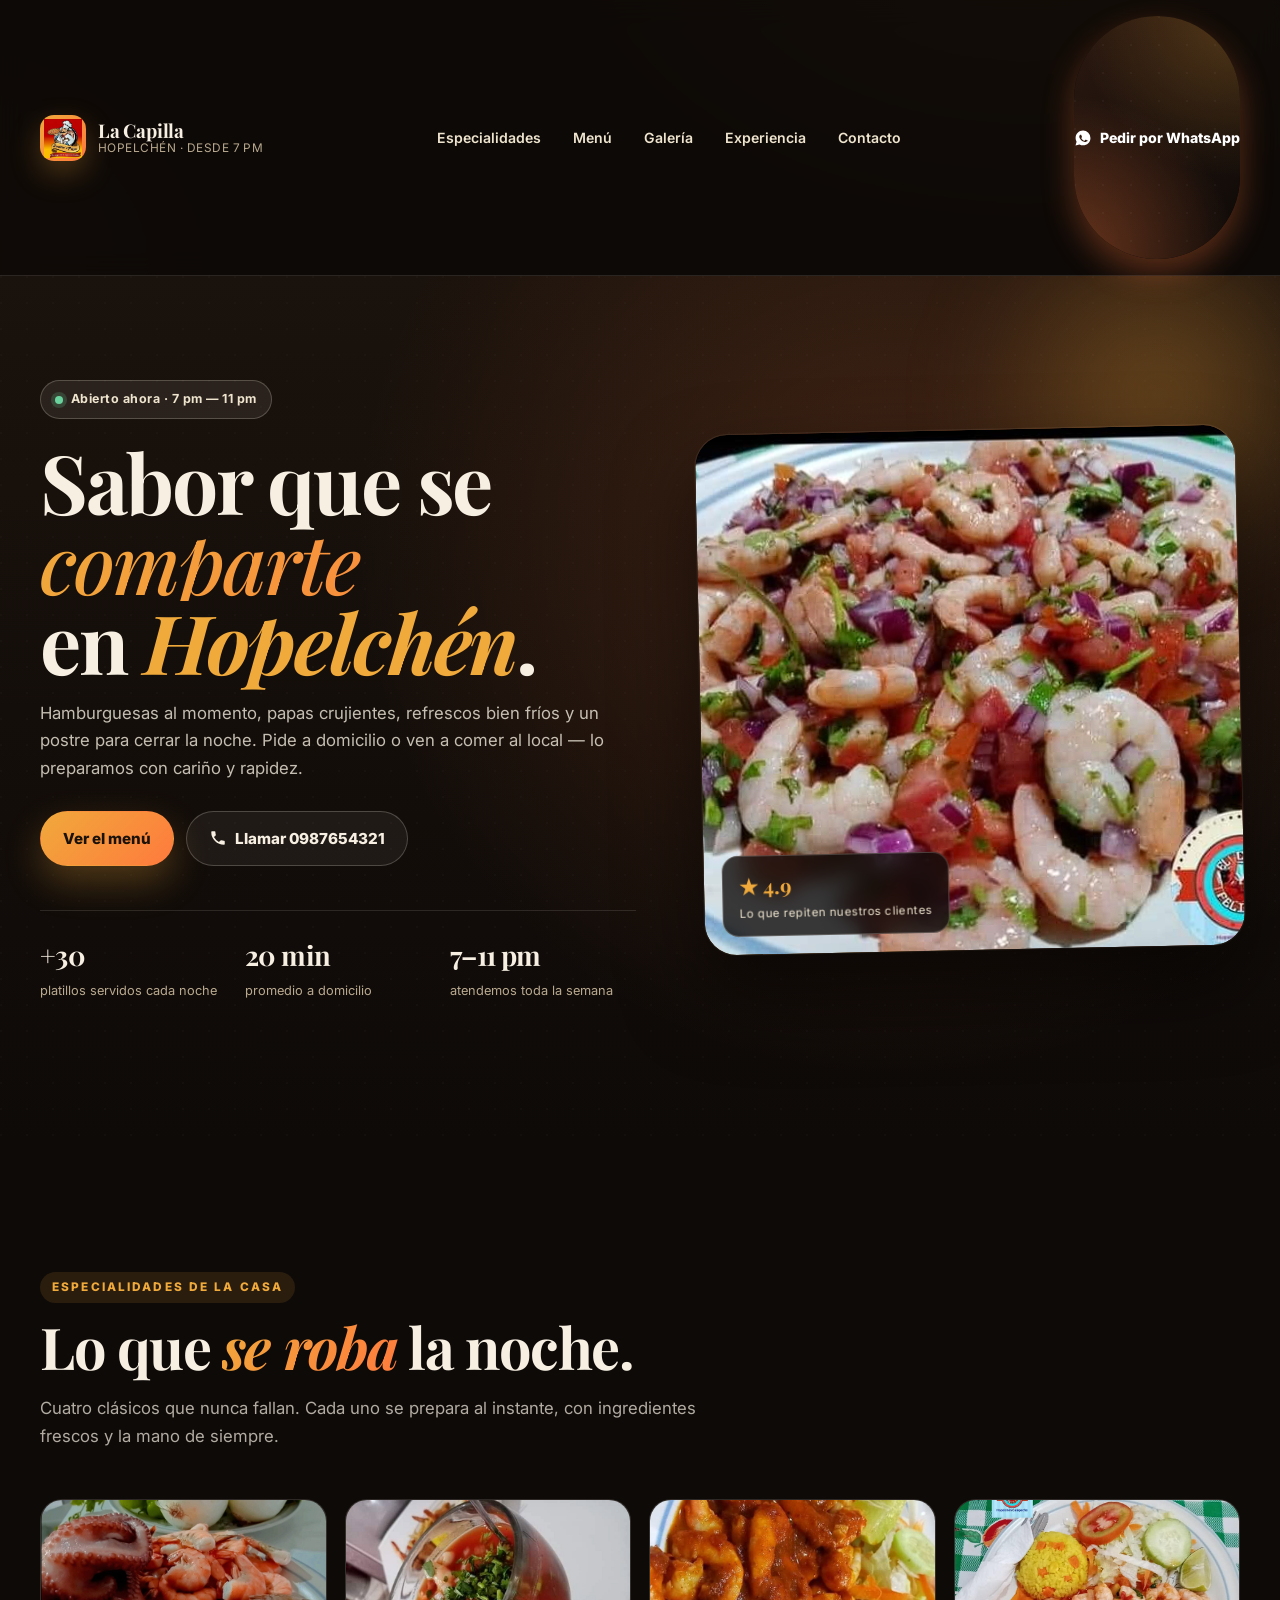
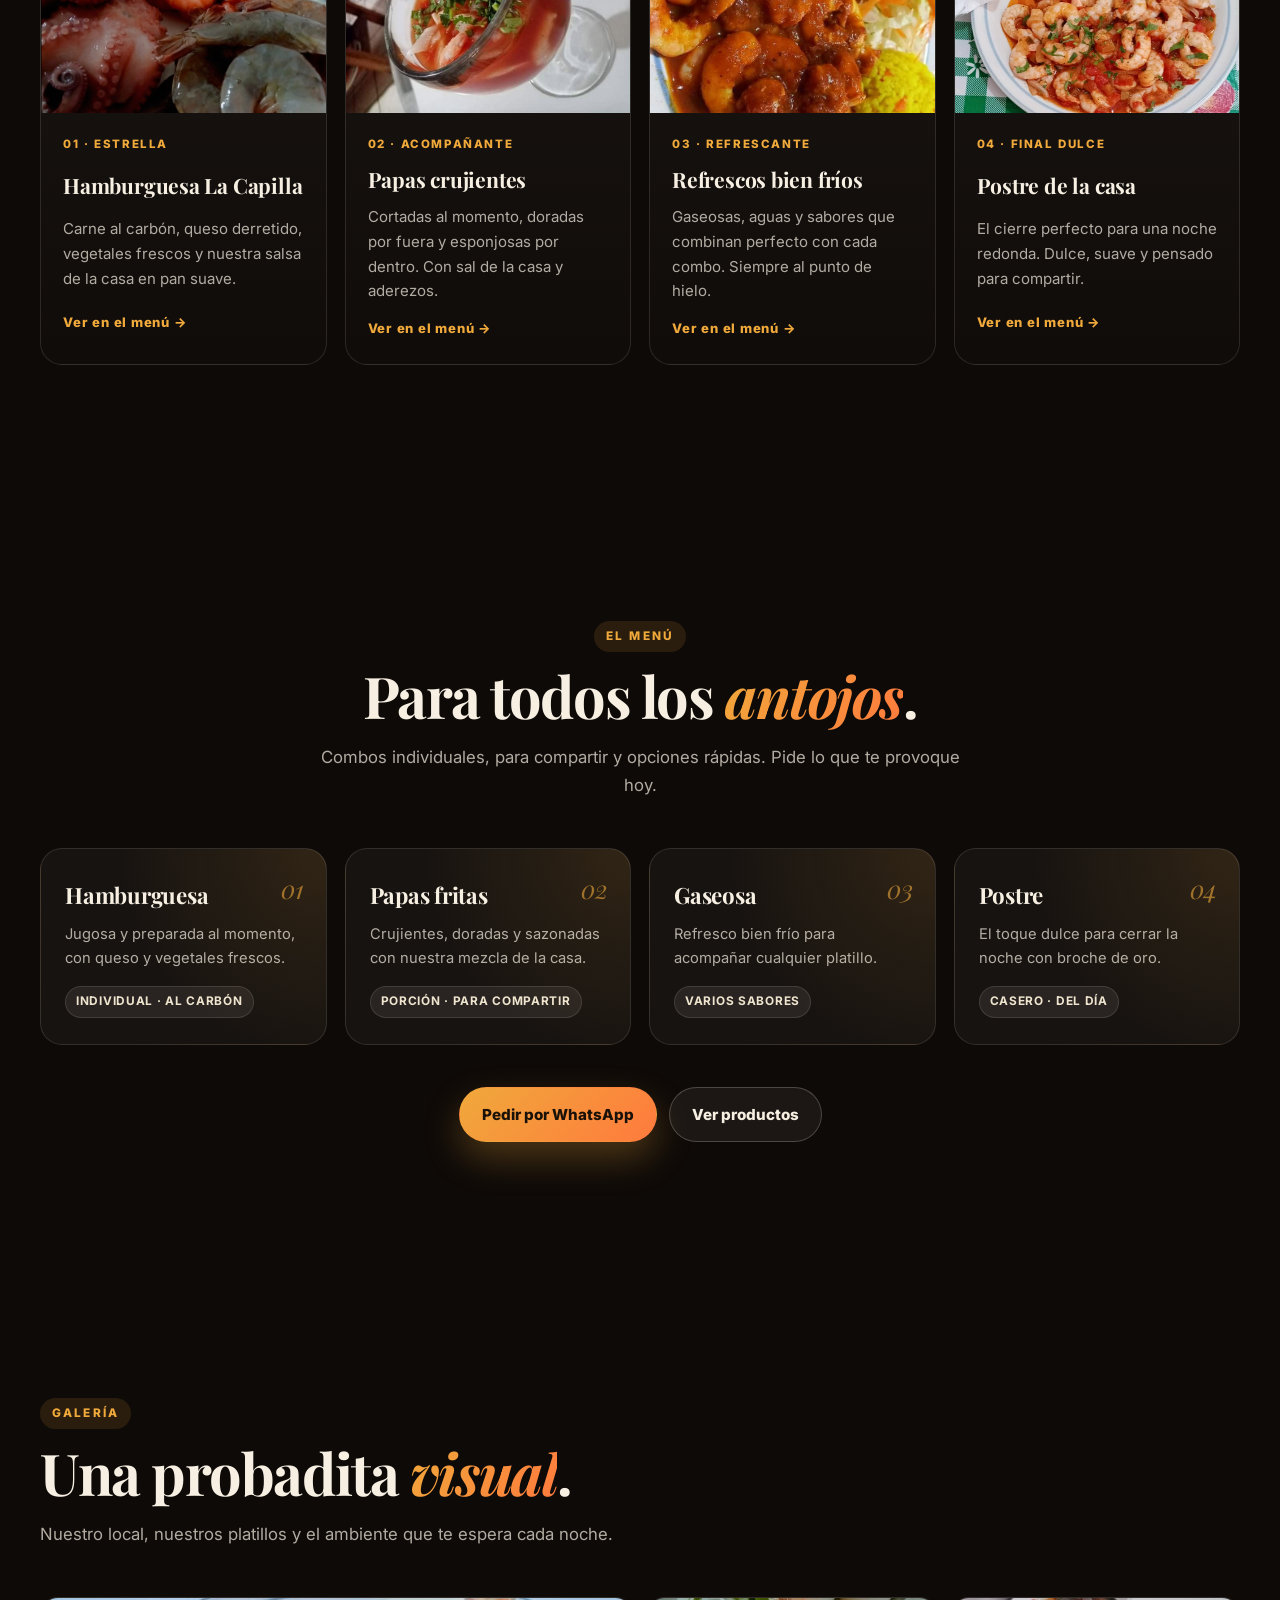
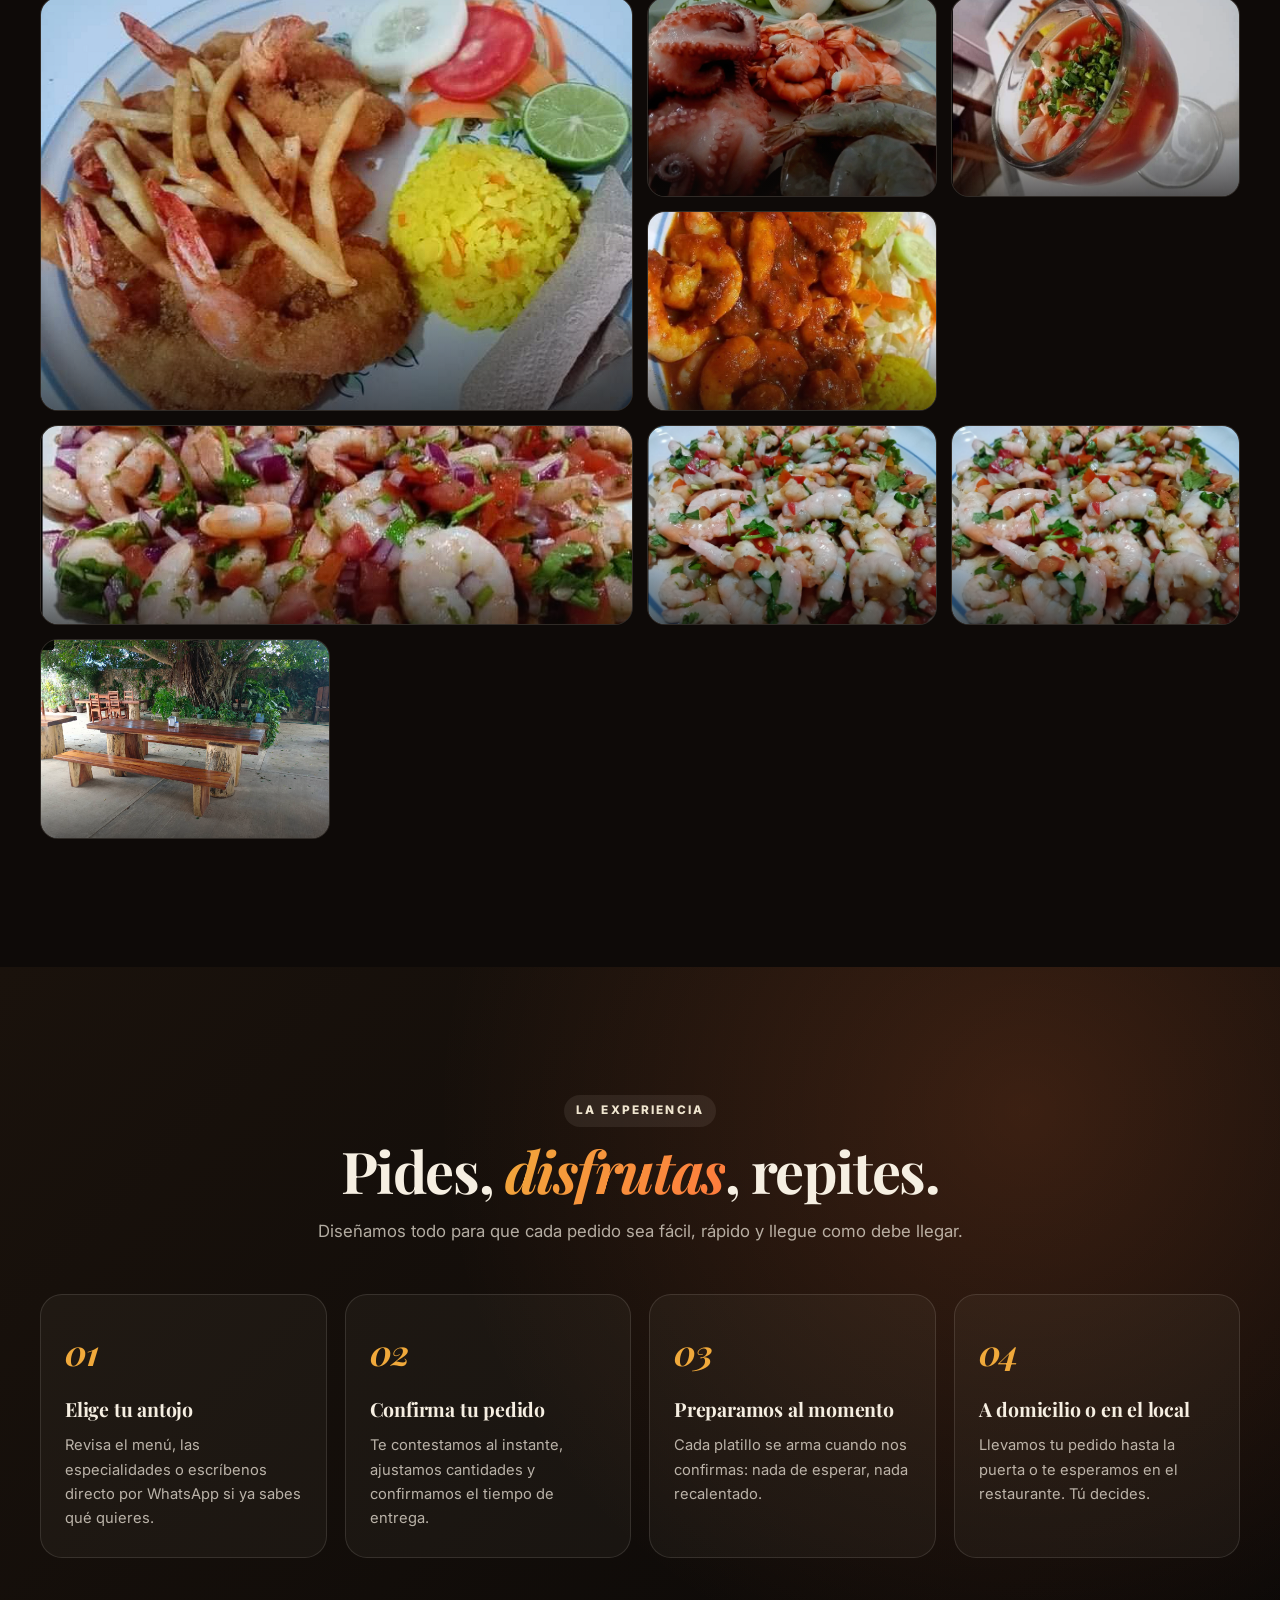
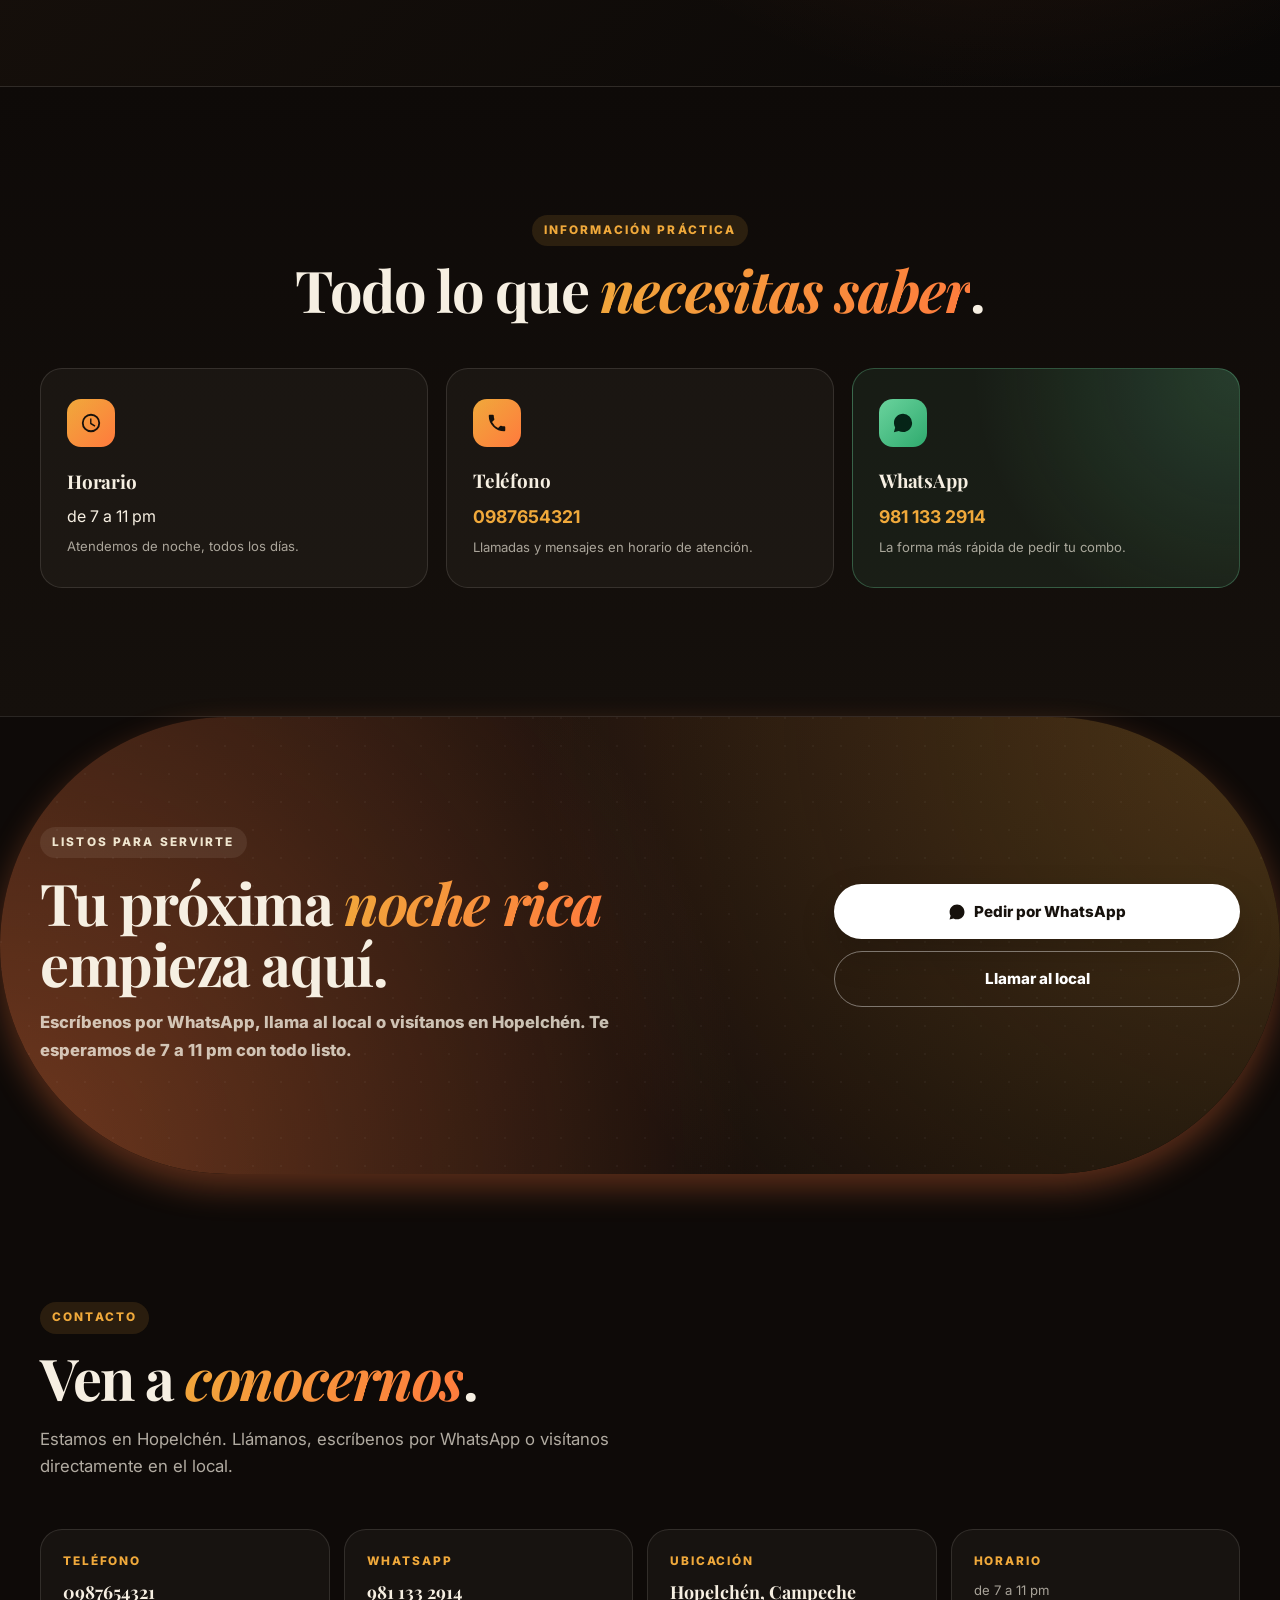
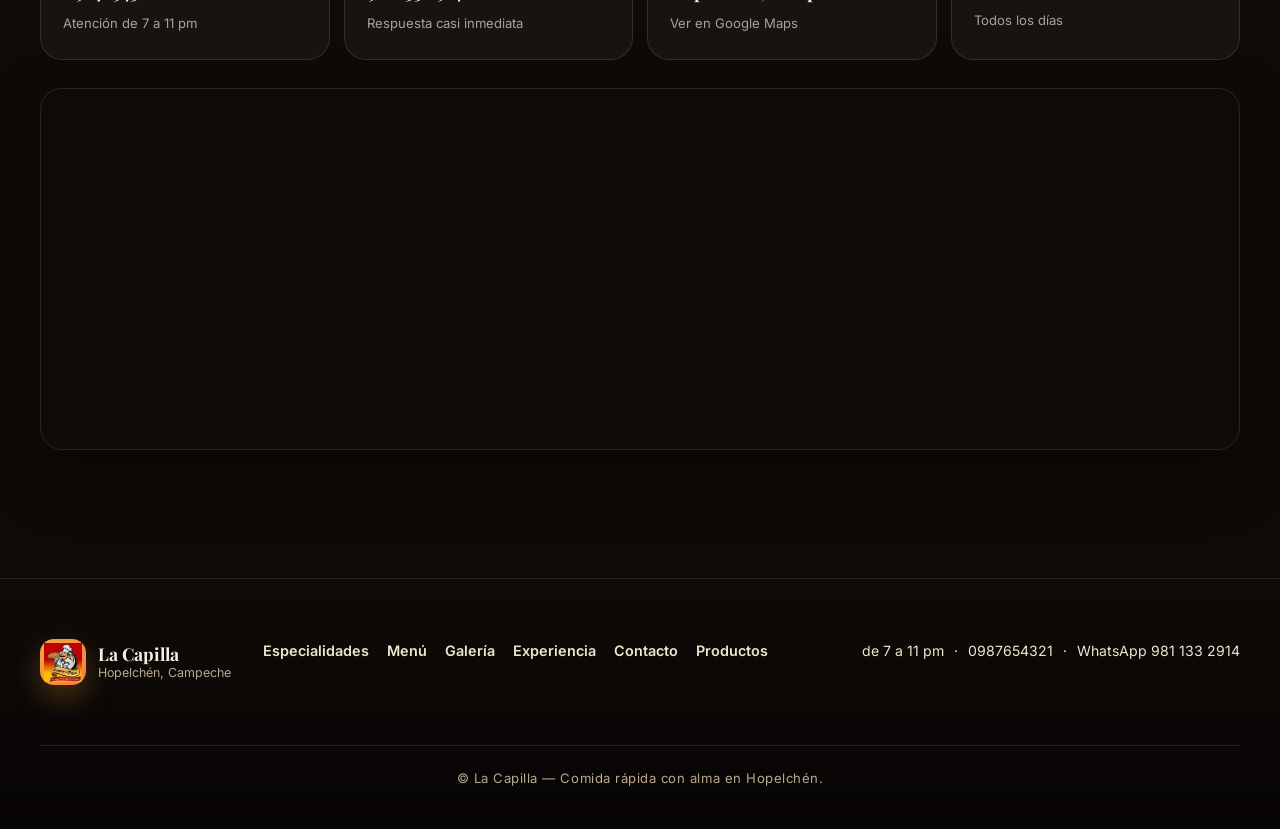
<file: index.html>
<!doctype html>
<html lang="es"><head>
  <meta charset="utf-8">
  <meta name="viewport" content="width=device-width, initial-scale=1">
  <title>La Capilla · Comida rápida con alma en Hopelchén</title>
  <meta name="description" content="Hamburguesas, papas fritas, bebidas y postres. La Capilla — comida rápida a domicilio y para comer en restaurante, de 7 a 11 pm, en Hopelchén.">
  <link rel="stylesheet" href="styles.css">
  <link rel="preconnect" href="https://fonts.googleapis.com">
  <link rel="preconnect" href="https://fonts.gstatic.com" crossorigin="">
  <link href="https://fonts.googleapis.com/css2?family=Playfair+Display:ital,wght@0,500;0,700;0,900;1,500&amp;family=Inter:wght@400;500;700;800;900&amp;display=swap" rel="stylesheet">
</head>
<body class="cap-site">
  <!-- Topbar -->
  <header class="cap-topbar">
    <div class="cap-shell cap-topbar-inner">
      <a class="cap-brand" href="index.html" aria-label="La Capilla">
        <span class="cap-brand-mark"><img src="fotos/63fcdd89-92d5-4dcf-ba6b-335134f677f3/cb0ab900-5e8b-45c3-9661-323baa01a9e5-captura-de-pantalla-2026-06-22-145156.png" alt="Logo La Capilla" loading="eager"></span>
        <span class="cap-brand-text">
          <strong>La Capilla</strong>
          <em>Hopelchén · desde 7 pm</em>
        </span>
      </a>
      <nav class="cap-nav" aria-label="Navegación principal">
        <a href="#especialidades">Especialidades</a>
        <a href="#menu">Menú</a>
        <a href="#galeria">Galería</a>
        <a href="#experiencia">Experiencia</a>
        <a href="#contacto">Contacto</a>
      </nav>
      <a class="cap-cta" href="https://wa.me/5219811332914" target="_blank" rel="noopener noreferrer">
        <svg viewBox="0 0 24 24" aria-hidden="true"><path fill="currentColor" d="M12.04 2c-5.46 0-9.91 4.45-9.91 9.91 0 1.75.46 3.45 1.32 4.95L2.05 22l5.25-1.38a9.86 9.86 0 0 0 4.74 1.21h.01c5.46 0 9.91-4.45 9.91-9.91A9.86 9.86 0 0 0 19.05 4.9 9.86 9.86 0 0 0 12.04 2Zm5.45 14.13c-.23.64-1.36 1.24-1.86 1.28-.47.05-.92.22-3.11-.65-2.62-1.02-4.27-3.74-4.4-3.92-.13-.18-1.05-1.4-1.05-2.67 0-1.27.66-1.89.9-2.15.23-.26.5-.32.67-.32.17 0 .34.01.48.01.16 0 .36-.06.57.43.23.55.79 1.93.86 2.07.07.14.12.31.02.5-.1.18-.14.3-.28.46-.14.16-.3.36-.42.48-.14.14-.29.29-.12.57.16.28.74 1.21 1.59 1.96 1.09.97 2.01 1.27 2.29 1.41.28.14.45.12.62-.07.16-.19.71-.83.9-1.12.18-.28.37-.24.62-.14.25.09 1.62.76 1.9.9.28.14.46.21.53.32.07.11.07.65-.16 1.28Z"></path></svg>
        Pedir por WhatsApp
      </a>
    </div>
  </header>

  <main>
    <!-- HERO -->
    <section class="cap-hero">
      <div class="cap-hero-bg" aria-hidden="true"></div>
      <div class="cap-hero-glow" aria-hidden="true"></div>
      <div class="cap-shell cap-hero-inner">
        <div class="cap-hero-copy">
          <span class="cap-tag"><span class="cap-dot"></span> Abierto ahora · 7 pm — 11 pm</span>
          <h1>
            <span class="cap-hero-line">Sabor que se</span>
            <span class="cap-hero-italic">comparte</span>
            <span class="cap-hero-line">en <em>Hopelchén</em>.</span>
          </h1>
          <p>Hamburguesas al momento, papas crujientes, refrescos bien fríos y un postre para cerrar la noche. Pide a domicilio o ven a comer al local — lo preparamos con cariño y rapidez.</p>
          <div class="cap-hero-actions">
            <a class="cap-btn cap-btn--solid" href="#menu">Ver el menú</a>
            <a class="cap-btn cap-btn--ghost" href="tel:0987654321">
              <svg viewBox="0 0 24 24" aria-hidden="true"><path fill="currentColor" d="M6.62 10.79a15.05 15.05 0 0 0 6.59 6.59l2.2-2.2a1 1 0 0 1 1.02-.24a11.36 11.36 0 0 0 3.58.57a1 1 0 0 1 1 1V20a1 1 0 0 1-1 1A17 17 0 0 1 3 4a1 1 0 0 1 1-1h3.5a1 1 0 0 1 1 1a11.36 11.36 0 0 0 .57 3.58a1 1 0 0 1-.24 1.02Z"></path></svg>
              Llamar 0987654321
            </a>
          </div>
          <ul class="cap-hero-stats">
            <li><strong>+30</strong><span>platillos servidos cada noche</span></li>
            <li><strong>20 min</strong><span>promedio a domicilio</span></li>
            <li><strong>7–11 pm</strong><span>atendemos toda la semana</span></li>
          </ul>
        </div>
        <figure class="cap-hero-figure">
          <img src="fotos/63fcdd89-92d5-4dcf-ba6b-335134f677f3/9dee17b9-5989-4c04-81a5-56a6d2270579-captura-de-pantalla-2026-06-28-183947.png" alt="Hamburguesa La Capilla servida con papas" loading="eager">
          <figcaption class="cap-hero-badge">
            <span>★ 4.9</span>
            <small>Lo que repiten nuestros clientes</small>
          </figcaption>
        </figure>
      </div>
      <div class="cap-marquee" aria-hidden="true">
        <div class="cap-marquee-track">
          <span>Hamburguesas</span><span>·</span><span>Papas crujientes</span><span>·</span><span>Refrescos fríos</span><span>·</span><span>Postres caseros</span><span>·</span><span>Boneless</span><span>·</span><span>A domicilio</span><span>·</span><span>Para comer aquí</span><span>·</span>
          <span>Hamburguesas</span><span>·</span><span>Papas crujientes</span><span>·</span><span>Refrescos fríos</span><span>·</span><span>Postres caseros</span><span>·</span><span>Boneless</span><span>·</span><span>A domicilio</span><span>·</span><span>Para comer aquí</span><span>·</span>
        </div>
      </div>
    </section>

    <!-- ESPECIALIDADES -->
    <section id="especialidades" class="cap-section cap-section--specials">
      <div class="cap-shell">
        <header class="cap-section-head">
          <span class="cap-eyebrow">Especialidades de la casa</span>
          <h2>Lo que <em>se roba</em> la noche.</h2>
          <p>Cuatro clásicos que nunca fallan. Cada uno se prepara al instante, con ingredientes frescos y la mano de siempre.</p>
        </header>
        <div class="cap-specials-grid">
          <article class="cap-special">
            <div class="cap-special-img">
              <img src="fotos/63fcdd89-92d5-4dcf-ba6b-335134f677f3/429c3a91-69d6-4c55-be36-e30e1e36e39a-captura-de-pantalla-2026-06-28-184014.png" alt="Hamburguesa clásica de La Capilla" loading="lazy">
            </div>
            <div class="cap-special-body">
              <span class="cap-special-tag">01 · Estrella</span>
              <h3>Hamburguesa La Capilla</h3>
              <p>Carne al carbón, queso derretido, vegetales frescos y nuestra salsa de la casa en pan suave.</p>
              <a href="#menu">Ver en el menú →</a>
            </div>
          </article>
          <article class="cap-special">
            <div class="cap-special-img">
              <img src="fotos/63fcdd89-92d5-4dcf-ba6b-335134f677f3/778309f7-7098-4dc0-a43b-c36a8c86d15d-captura-de-pantalla-2026-06-28-184057.png" alt="Papas fritas crujientes" loading="lazy">
            </div>
            <div class="cap-special-body">
              <span class="cap-special-tag">02 · Acompañante</span>
              <h3>Papas crujientes</h3>
              <p>Cortadas al momento, doradas por fuera y esponjosas por dentro. Con sal de la casa y aderezos.</p>
              <a href="#menu">Ver en el menú →</a>
            </div>
          </article>
          <article class="cap-special">
            <div class="cap-special-img">
              <img src="fotos/63fcdd89-92d5-4dcf-ba6b-335134f677f3/1df3a6cd-2780-4780-89b0-fd530cb4790c-captura-de-pantalla-2026-06-28-184213.png" alt="Refrescos y bebidas frías" loading="lazy">
            </div>
            <div class="cap-special-body">
              <span class="cap-special-tag">03 · Refrescante</span>
              <h3>Refrescos bien fríos</h3>
              <p>Gaseosas, aguas y sabores que combinan perfecto con cada combo. Siempre al punto de hielo.</p>
              <a href="#menu">Ver en el menú →</a>
            </div>
          </article>
          <article class="cap-special">
            <div class="cap-special-img">
              <img src="fotos/63fcdd89-92d5-4dcf-ba6b-335134f677f3/06ec2f1f-6c64-4aa3-80eb-d113fb08dc9a-captura-de-pantalla-2026-06-28-184257.png" alt="Postre casero para cerrar la noche" loading="lazy">
            </div>
            <div class="cap-special-body">
              <span class="cap-special-tag">04 · Final dulce</span>
              <h3>Postre de la casa</h3>
              <p>El cierre perfecto para una noche redonda. Dulce, suave y pensado para compartir.</p>
              <a href="#menu">Ver en el menú →</a>
            </div>
          </article>
        </div>
      </div>
    </section>

    <!-- MENÚ -->
    <section id="menu" class="cap-section cap-section--menu">
      <div class="cap-shell">
        <header class="cap-section-head cap-section-head--center">
          <span class="cap-eyebrow">El menú</span>
          <h2>Para todos los <em>antojos</em>.</h2>
          <p>Combos individuales, para compartir y opciones rápidas. Pide lo que te provoque hoy.</p>
        </header>
        <div class="cap-menu-grid">
          <article class="cap-menu-card">
            <span class="cap-menu-num">01</span>
            <h3>Hamburguesa</h3>
            <p>Jugosa y preparada al momento, con queso y vegetales frescos.</p>
            <span class="cap-menu-meta">Individual · al carbón</span>
          </article>
          <article class="cap-menu-card">
            <span class="cap-menu-num">02</span>
            <h3>Papas fritas</h3>
            <p>Crujientes, doradas y sazonadas con nuestra mezcla de la casa.</p>
            <span class="cap-menu-meta">Porción · para compartir</span>
          </article>
          <article class="cap-menu-card">
            <span class="cap-menu-num">03</span>
            <h3>Gaseosa</h3>
            <p>Refresco bien frío para acompañar cualquier platillo.</p>
            <span class="cap-menu-meta">Varios sabores</span>
          </article>
          <article class="cap-menu-card">
            <span class="cap-menu-num">04</span>
            <h3>Postre</h3>
            <p>El toque dulce para cerrar la noche con broche de oro.</p>
            <span class="cap-menu-meta">Casero · del día</span>
          </article>
        </div>
        <div class="cap-menu-cta">
          <a class="cap-btn cap-btn--solid" href="https://wa.me/5219811332914" target="_blank" rel="noopener noreferrer">Pedir por WhatsApp</a>
          <a class="cap-btn cap-btn--ghost" href="productos.html">Ver productos</a>
        </div>
      </div>
    </section>

    <!-- GALERÍA -->
    <section id="galeria" class="cap-section cap-section--gallery">
      <div class="cap-shell">
        <header class="cap-section-head">
          <span class="cap-eyebrow">Galería</span>
          <h2>Una probadita <em>visual</em>.</h2>
          <p>Nuestro local, nuestros platillos y el ambiente que te espera cada noche.</p>
        </header>
        <div class="cap-gallery">
          <figure class="cap-gallery-item cap-gallery-item--tall">
            <img src="fotos/63fcdd89-92d5-4dcf-ba6b-335134f677f3/c3ec0e20-55ff-4a04-8fe9-72b50806a0b0-captura-de-pantalla-2026-06-28-203143.png" alt="Platillo insignia de La Capilla" loading="lazy">
          </figure>
          <figure class="cap-gallery-item">
            <img src="fotos/63fcdd89-92d5-4dcf-ba6b-335134f677f3/429c3a91-69d6-4c55-be36-e30e1e36e39a-captura-de-pantalla-2026-06-28-184014.png" alt="Hamburguesa servida" loading="lazy">
          </figure>
          <figure class="cap-gallery-item">
            <img src="fotos/63fcdd89-92d5-4dcf-ba6b-335134f677f3/778309f7-7098-4dc0-a43b-c36a8c86d15d-captura-de-pantalla-2026-06-28-184057.png" alt="Papas fritas" loading="lazy">
          </figure>
          <figure class="cap-gallery-item">
            <img src="fotos/63fcdd89-92d5-4dcf-ba6b-335134f677f3/1df3a6cd-2780-4780-89b0-fd530cb4790c-captura-de-pantalla-2026-06-28-184213.png" alt="Bebidas frías" loading="lazy">
          </figure>
          <figure class="cap-gallery-item cap-gallery-item--wide">
            <img src="fotos/63fcdd89-92d5-4dcf-ba6b-335134f677f3/6290bde3-7ff0-4237-94d5-f1f7c58c5d8e-captura-de-pantalla-2026-06-28-183947.png" alt="Ambiente del local" loading="lazy">
          </figure>
          <figure class="cap-gallery-item">
            <img src="fotos/63fcdd89-92d5-4dcf-ba6b-335134f677f3/5e9e1de8-d0f1-43b6-b50a-aea3a4cb805f-captura-de-pantalla-2026-06-28-203301.png" alt="Detalle de platillo" loading="lazy">
          </figure>
          <figure class="cap-gallery-item">
            <img src="fotos/63fcdd89-92d5-4dcf-ba6b-335134f677f3/0bd9fb63-5551-4b27-bd84-2e0cbcd0da3d-captura-de-pantalla-2026-06-28-204855.png" alt="Combo para dos" loading="lazy">
          </figure>
          <figure class="cap-gallery-item">
            <img src="fotos/63fcdd89-92d5-4dcf-ba6b-335134f677f3/c3941c7c-3403-4f2d-882c-316e9b5ad3ee-captura-de-pantalla-2026-06-27-184415---copia.png" alt="Local por fuera" loading="lazy">
          </figure>
        </div>
      </div>
    </section>

    <!-- EXPERIENCIA / PROCESO -->
    <section id="experiencia" class="cap-section cap-section--dark">
      <div class="cap-shell">
        <header class="cap-section-head cap-section-head--center">
          <span class="cap-eyebrow cap-eyebrow--light">La experiencia</span>
          <h2>Pides, <em>disfrutas</em>, repites.</h2>
          <p>Diseñamos todo para que cada pedido sea fácil, rápido y llegue como debe llegar.</p>
        </header>
        <ol class="cap-steps">
          <li>
            <span class="cap-step-num">01</span>
            <h3>Elige tu antojo</h3>
            <p>Revisa el menú, las especialidades o escríbenos directo por WhatsApp si ya sabes qué quieres.</p>
          </li>
          <li>
            <span class="cap-step-num">02</span>
            <h3>Confirma tu pedido</h3>
            <p>Te contestamos al instante, ajustamos cantidades y confirmamos el tiempo de entrega.</p>
          </li>
          <li>
            <span class="cap-step-num">03</span>
            <h3>Preparamos al momento</h3>
            <p>Cada platillo se arma cuando nos confirmas: nada de esperar, nada recalentado.</p>
          </li>
          <li>
            <span class="cap-step-num">04</span>
            <h3>A domicilio o en el local</h3>
            <p>Llevamos tu pedido hasta la puerta o te esperamos en el restaurante. Tú decides.</p>
          </li>
        </ol>
      </div>
    </section>

    <!-- DATOS RÁPIDOS -->
    <section class="cap-section cap-section--muted">
      <div class="cap-shell">
        <header class="cap-section-head cap-section-head--center">
          <span class="cap-eyebrow">Información práctica</span>
          <h2>Todo lo que <em>necesitas saber</em>.</h2>
        </header>
        <div class="cap-info-grid">
          <article class="cap-info-card">
            <span class="cap-info-icon">
              <svg viewBox="0 0 24 24"><path fill="currentColor" d="M12 2a10 10 0 1 0 10 10A10 10 0 0 0 12 2Zm0 18a8 8 0 1 1 8-8a8 8 0 0 1-8 8Zm.5-13H11v6l5 3l.8-1.3l-4.3-2.6Z"></path></svg>
            </span>
            <strong>Horario</strong>
            <span>de 7 a 11 pm</span>
            <small>Atendemos de noche, todos los días.</small>
          </article>
          <article class="cap-info-card">
            <span class="cap-info-icon">
              <svg viewBox="0 0 24 24"><path fill="currentColor" d="M6.62 10.79a15.05 15.05 0 0 0 6.59 6.59l2.2-2.2a1 1 0 0 1 1.02-.24a11.36 11.36 0 0 0 3.58.57a1 1 0 0 1 1 1V20a1 1 0 0 1-1 1A17 17 0 0 1 3 4a1 1 0 0 1 1-1h3.5a1 1 0 0 1 1 1a11.36 11.36 0 0 0 .57 3.58a1 1 0 0 1-.24 1.02Z"></path></svg>
            </span>
            <strong>Teléfono</strong>
            <a href="tel:0987654321">0987654321</a>
            <small>Llamadas y mensajes en horario de atención.</small>
          </article>
          <article class="cap-info-card cap-info-card--highlight">
            <span class="cap-info-icon">
              <svg viewBox="0 0 24 24"><path fill="currentColor" d="M12.04 2c-5.46 0-9.91 4.45-9.91 9.91 0 1.75.46 3.45 1.32 4.95L2.05 22l5.25-1.38a9.86 9.86 0 0 0 4.74 1.21c5.46 0 9.91-4.45 9.91-9.91A9.86 9.86 0 0 0 19.05 4.9 9.86 9.86 0 0 0 12.04 2Z"></path></svg>
            </span>
            <strong>WhatsApp</strong>
            <a href="https://wa.me/5219811332914" target="_blank" rel="noopener noreferrer">981 133 2914</a>
            <small>La forma más rápida de pedir tu combo.</small>
          </article>
        </div>
      </div>
    </section>

    <!-- CTA WHATSAPP -->
    <section class="cap-cta">
      <div class="cap-shell cap-cta-inner">
        <div class="cap-cta-copy">
          <span class="cap-eyebrow cap-eyebrow--light">Listos para servirte</span>
          <h2>Tu próxima <em>noche rica</em> empieza aquí.</h2>
          <p>Escríbenos por WhatsApp, llama al local o visítanos en Hopelchén. Te esperamos de 7 a 11 pm con todo listo.</p>
        </div>
        <div class="cap-cta-actions">
          <a class="cap-btn cap-btn--white" href="https://wa.me/5219811332914" target="_blank" rel="noopener noreferrer">
            <svg viewBox="0 0 24 24" aria-hidden="true"><path fill="currentColor" d="M12.04 2C6.58 2 2.13 6.45 2.13 11.91c0 1.75.46 3.45 1.32 4.95L2.05 22l5.25-1.38a9.86 9.86 0 0 0 4.74 1.21h.01c5.46 0 9.91-4.45 9.91-9.91S17.5 2 12.04 2Z"></path></svg>
            Pedir por WhatsApp
          </a>
          <a class="cap-btn cap-btn--outline" href="tel:0987654321">Llamar al local</a>
        </div>
      </div>
    </section>

    <!-- CONTACTO -->
    <section id="contacto" class="cap-section">
      <div class="cap-shell">
        <header class="cap-section-head">
          <span class="cap-eyebrow">Contacto</span>
          <h2>Ven a <em>conocernos</em>.</h2>
          <p>Estamos en Hopelchén. Llámanos, escríbenos por WhatsApp o visítanos directamente en el local.</p>
        </header>
        <div class="cap-contact-grid">
          <article class="cap-contact-card">
            <strong>Teléfono</strong>
            <a href="tel:0987654321">0987654321</a>
            <span>Atención de 7 a 11 pm</span>
          </article>
          <article class="cap-contact-card">
            <strong>WhatsApp</strong>
            <a href="https://wa.me/5219811332914" target="_blank" rel="noopener noreferrer">981 133 2914</a>
            <span>Respuesta casi inmediata</span>
          </article>
          <article class="cap-contact-card">
            <strong>Ubicación</strong>
            <a href="https://www.google.com/maps/embed?pb=!1m14!1m8!1m3!1d3767.0904662573457!2d-89.3124938!3d19.2348887!3m2!1i1024!2i768!4f13.1!3m3!1m2!1s0x8f59c978a844ea81%3A0x84fe829ff02fd803!2sTALLER%20DE%20BORDADO!5e0!3m2!1ses-419!2smx!4v1788230896243" target="_blank" rel="noopener noreferrer">Hopelchén, Campeche</a>
            <span>Ver en Google Maps</span>
          </article>
          <article class="cap-contact-card">
            <strong>Horario</strong>
            <span>de 7 a 11 pm</span>
            <span>Todos los días</span>
          </article>
        </div>
        <div class="cap-map">
          <iframe title="Ubicación de La Capilla en Hopelchén" src="https://www.google.com/maps/embed?pb=!1m14!1m8!1m3!1d3767.0904662573457!2d-89.3124938!3d19.2348887!3m2!1i1024!2i768!4f13.1!3m3!1m2!1s0x8f59c978a844ea81%3A0x84fe829ff02fd803!2sTALLER%20DE%20BORDADO!5e0!3m2!1ses-419!2smx!4v1788230896243" allowfullscreen="" loading="lazy" referrerpolicy="strict-origin-when-cross-origin"></iframe>
        </div>
      </div>
    </section>
  </main>

  <!-- FOOTER -->
  <footer class="cap-footer">
    <div class="cap-shell cap-footer-inner">
      <div class="cap-footer-brand">
        <span class="cap-brand-mark"><img src="fotos/63fcdd89-92d5-4dcf-ba6b-335134f677f3/cb0ab900-5e8b-45c3-9661-323baa01a9e5-captura-de-pantalla-2026-06-22-145156.png" alt="Logo La Capilla" loading="lazy"></span>
        <div>
          <strong>La Capilla</strong>
          <em>Hopelchén, Campeche</em>
        </div>
      </div>
      <nav class="cap-footer-nav" aria-label="Pie de página">
        <a href="#especialidades">Especialidades</a>
        <a href="#menu">Menú</a>
        <a href="#galeria">Galería</a>
        <a href="#experiencia">Experiencia</a>
        <a href="#contacto">Contacto</a>
        <a href="productos.html">Productos</a>
      </nav>
      <div class="cap-footer-meta">
        <span>de 7 a 11 pm</span>
        <span>·</span>
        <a href="tel:0987654321">0987654321</a>
        <span>·</span>
        <a href="https://wa.me/5219811332914" target="_blank" rel="noopener noreferrer">WhatsApp 981 133 2914</a>
      </div>
      <small class="cap-footer-copy">© La Capilla — Comida rápida con alma en Hopelchén.</small>
    </div>
  </footer>

</body></html>
</file>
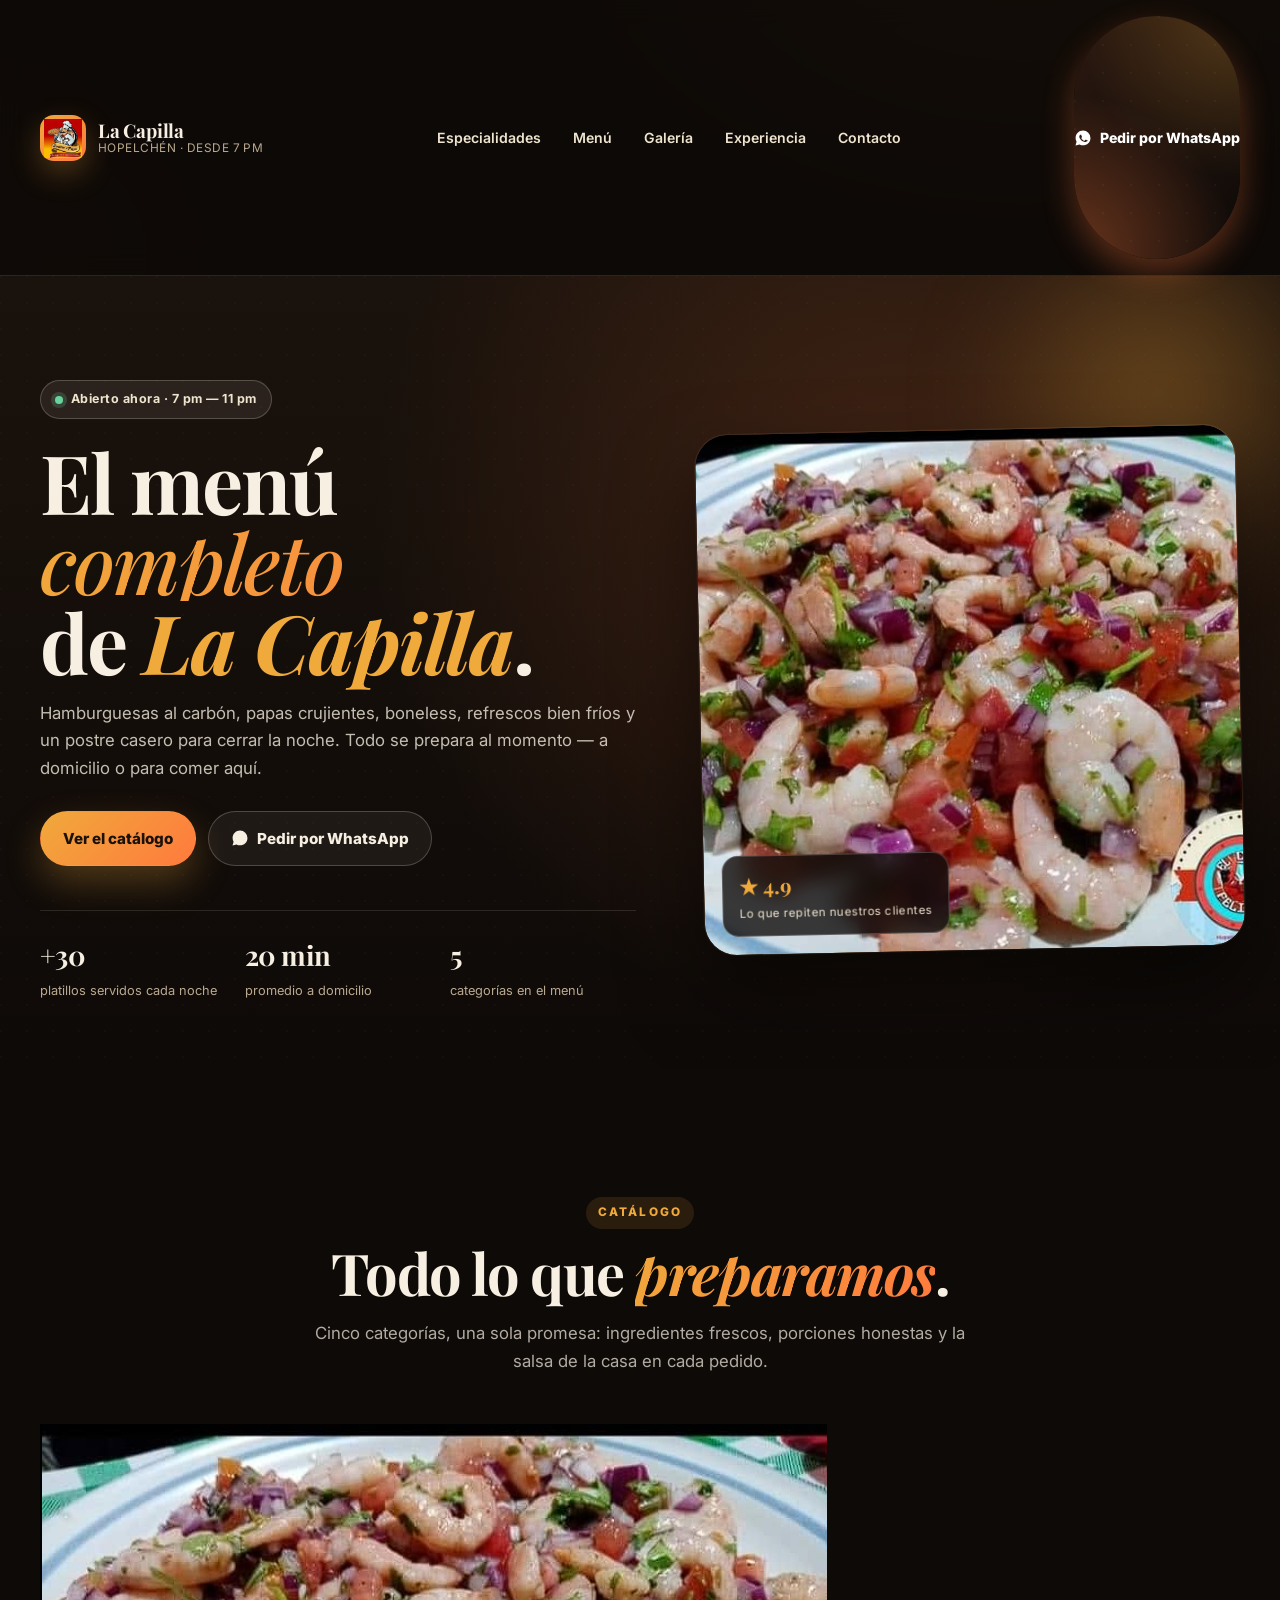
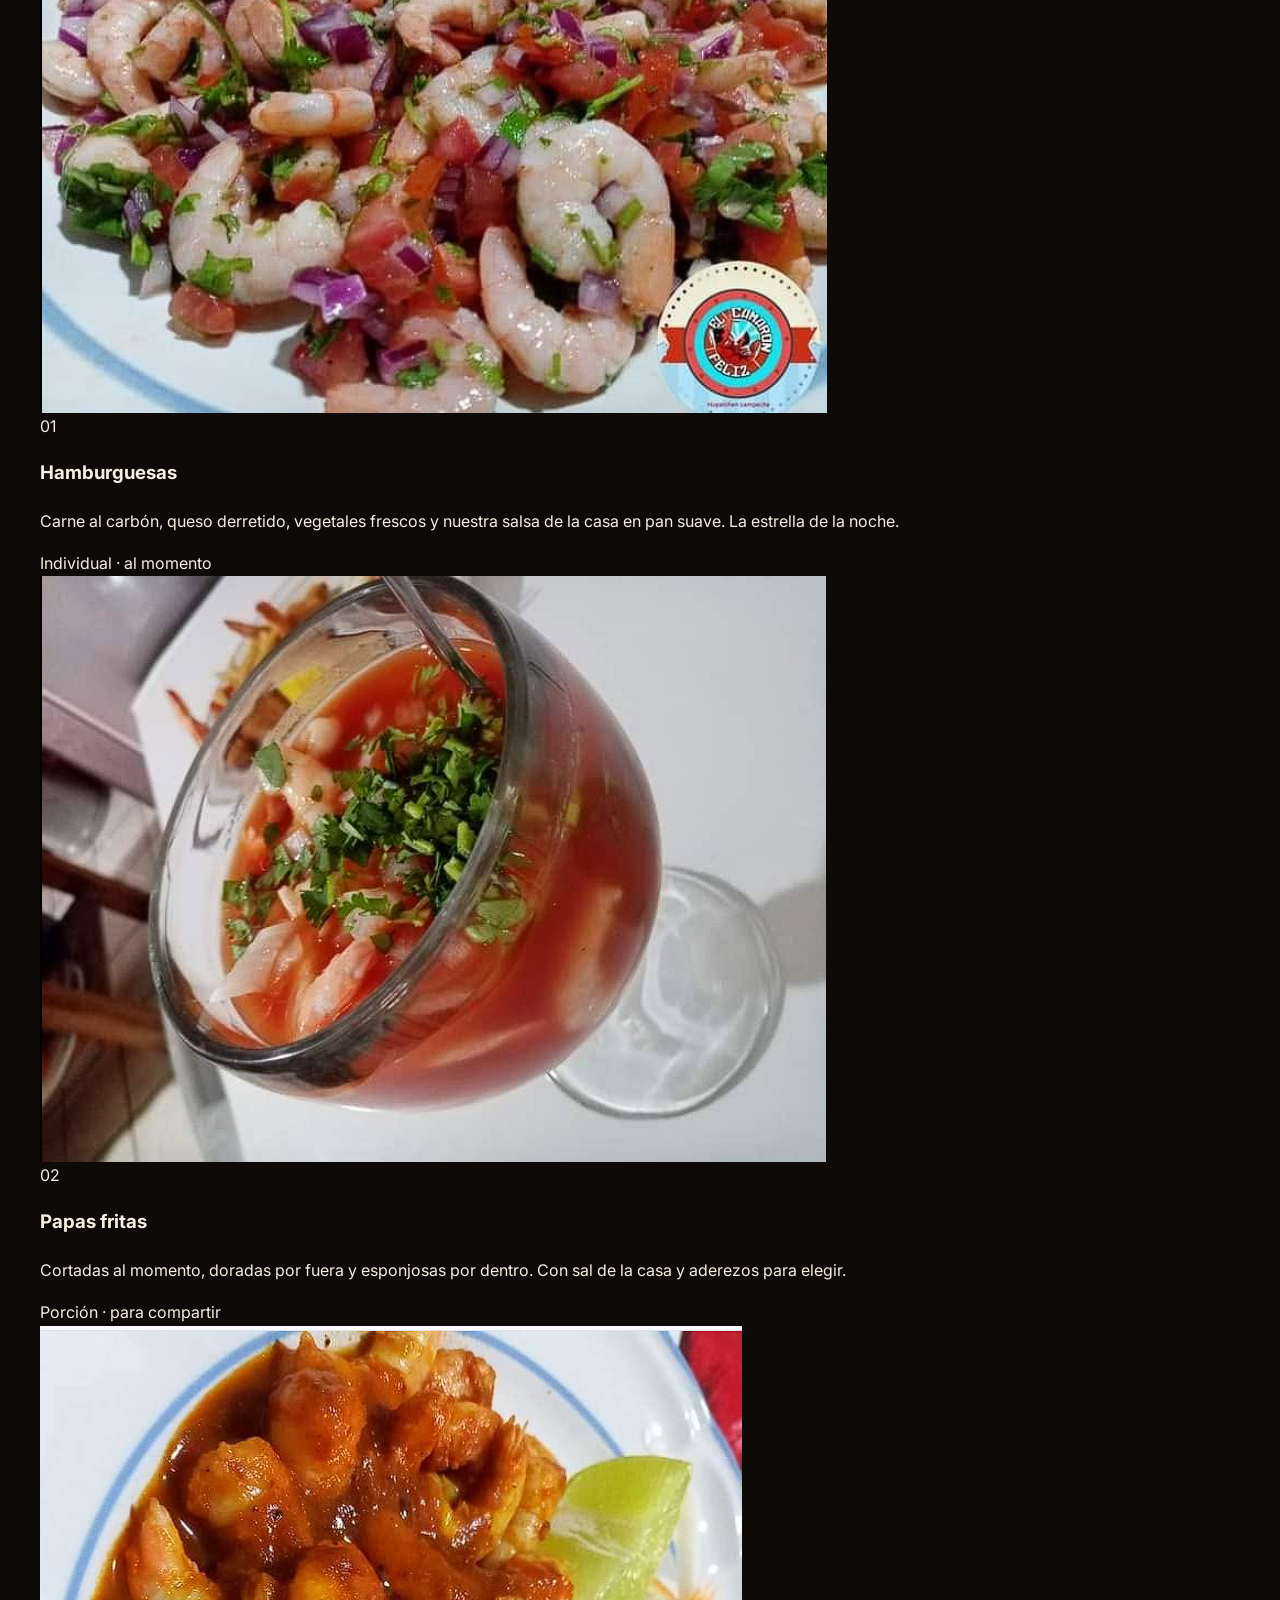
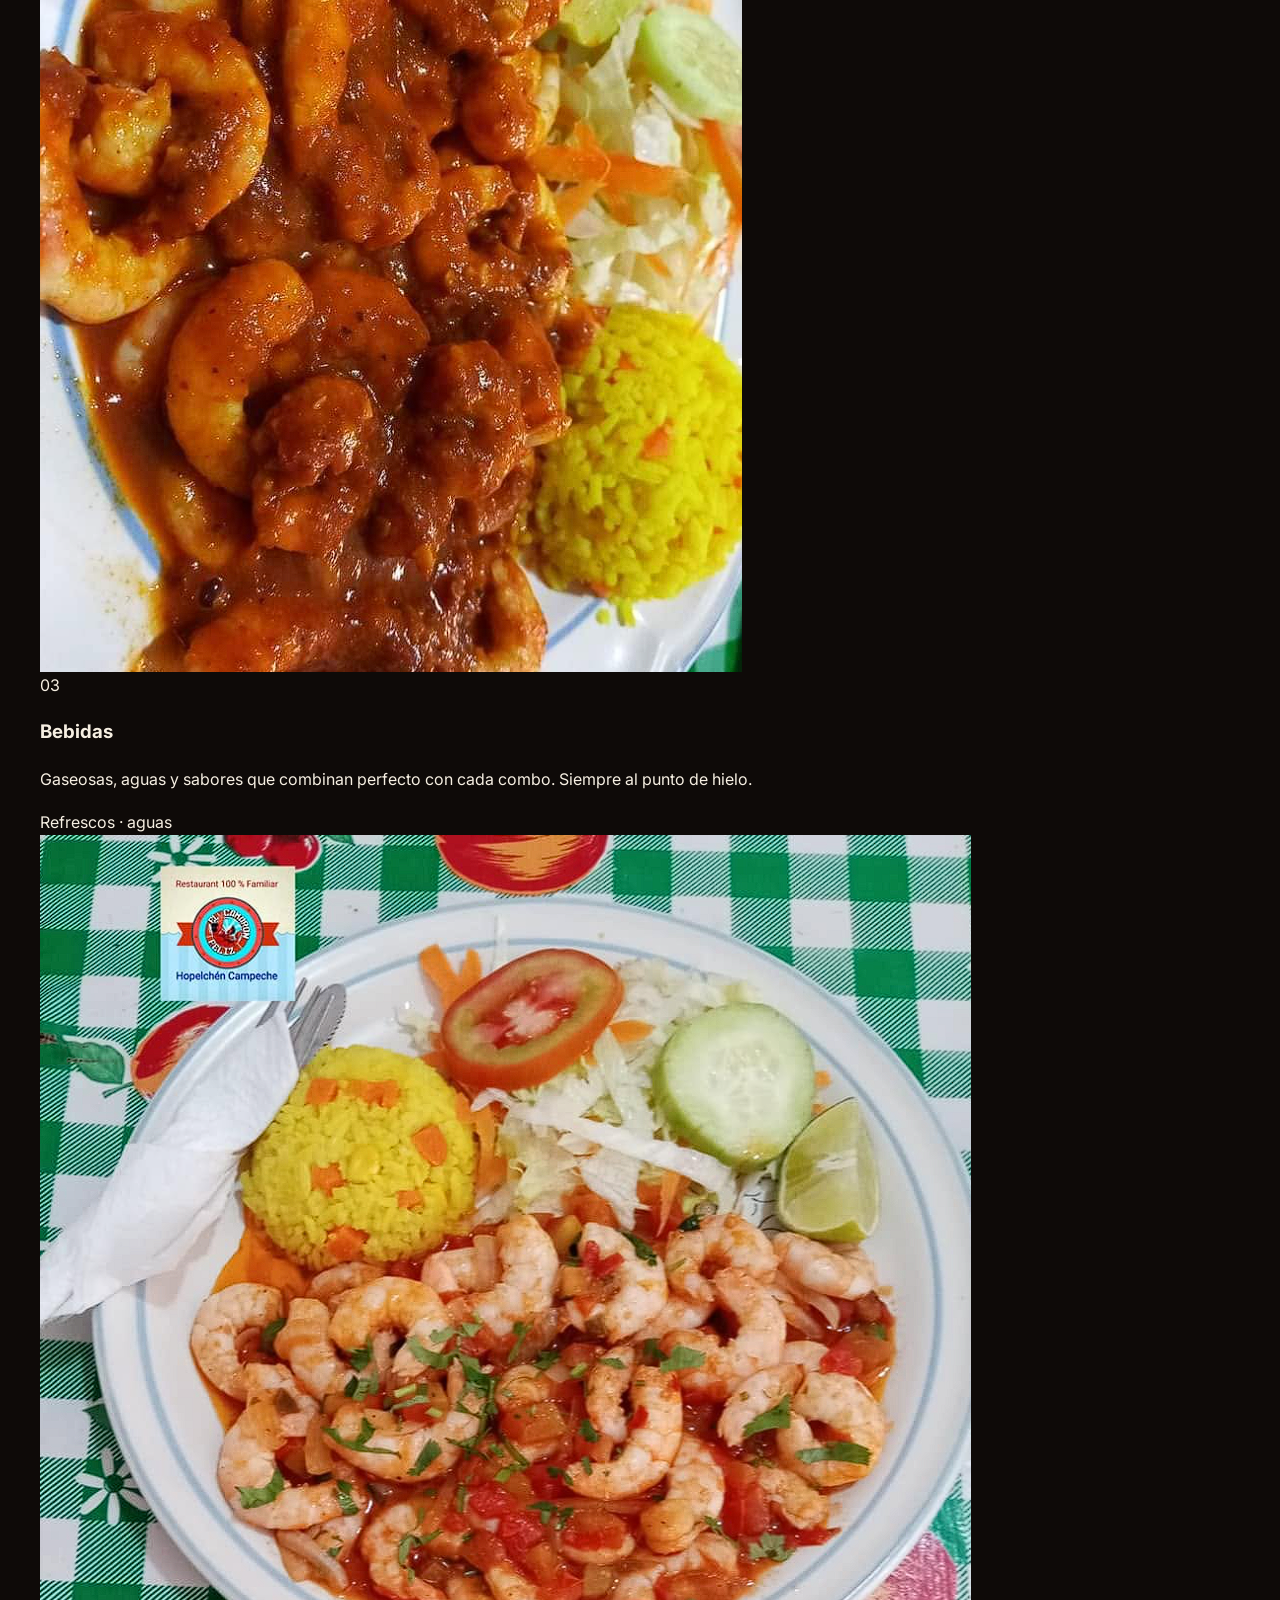
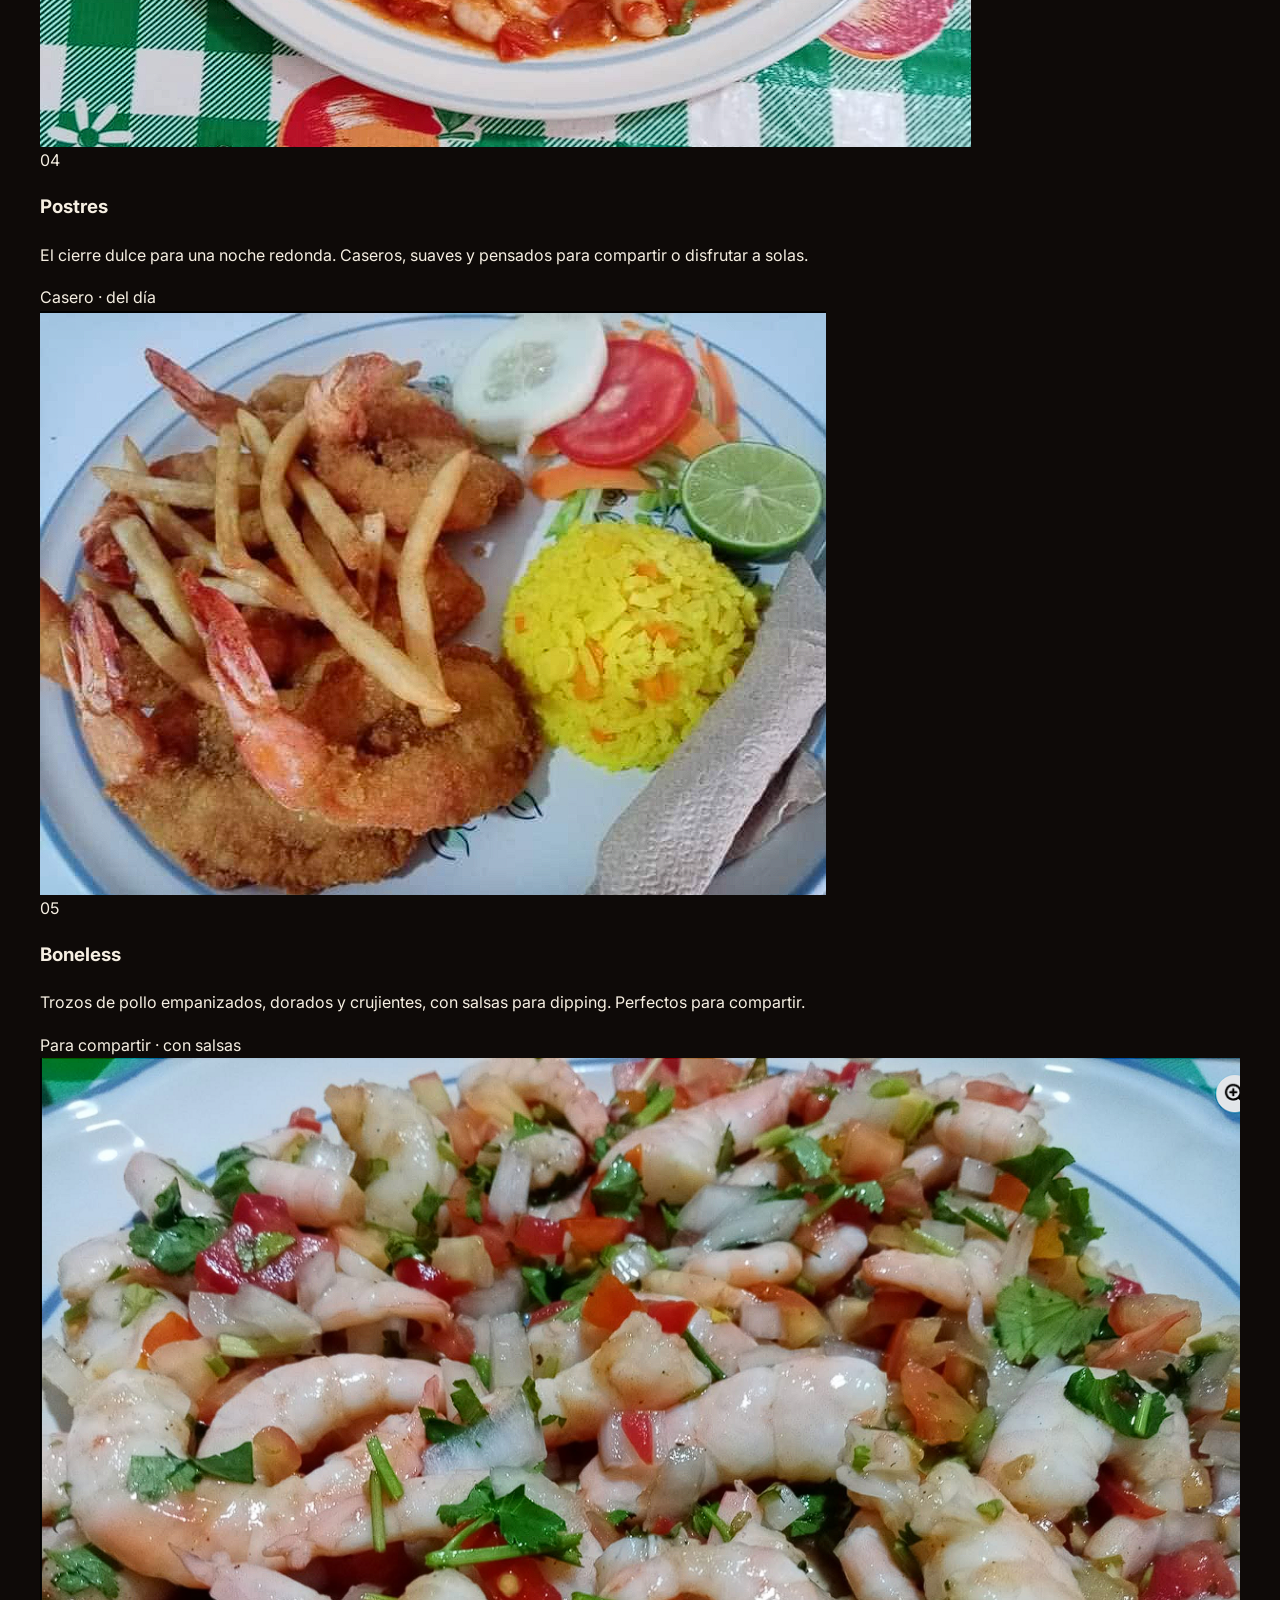
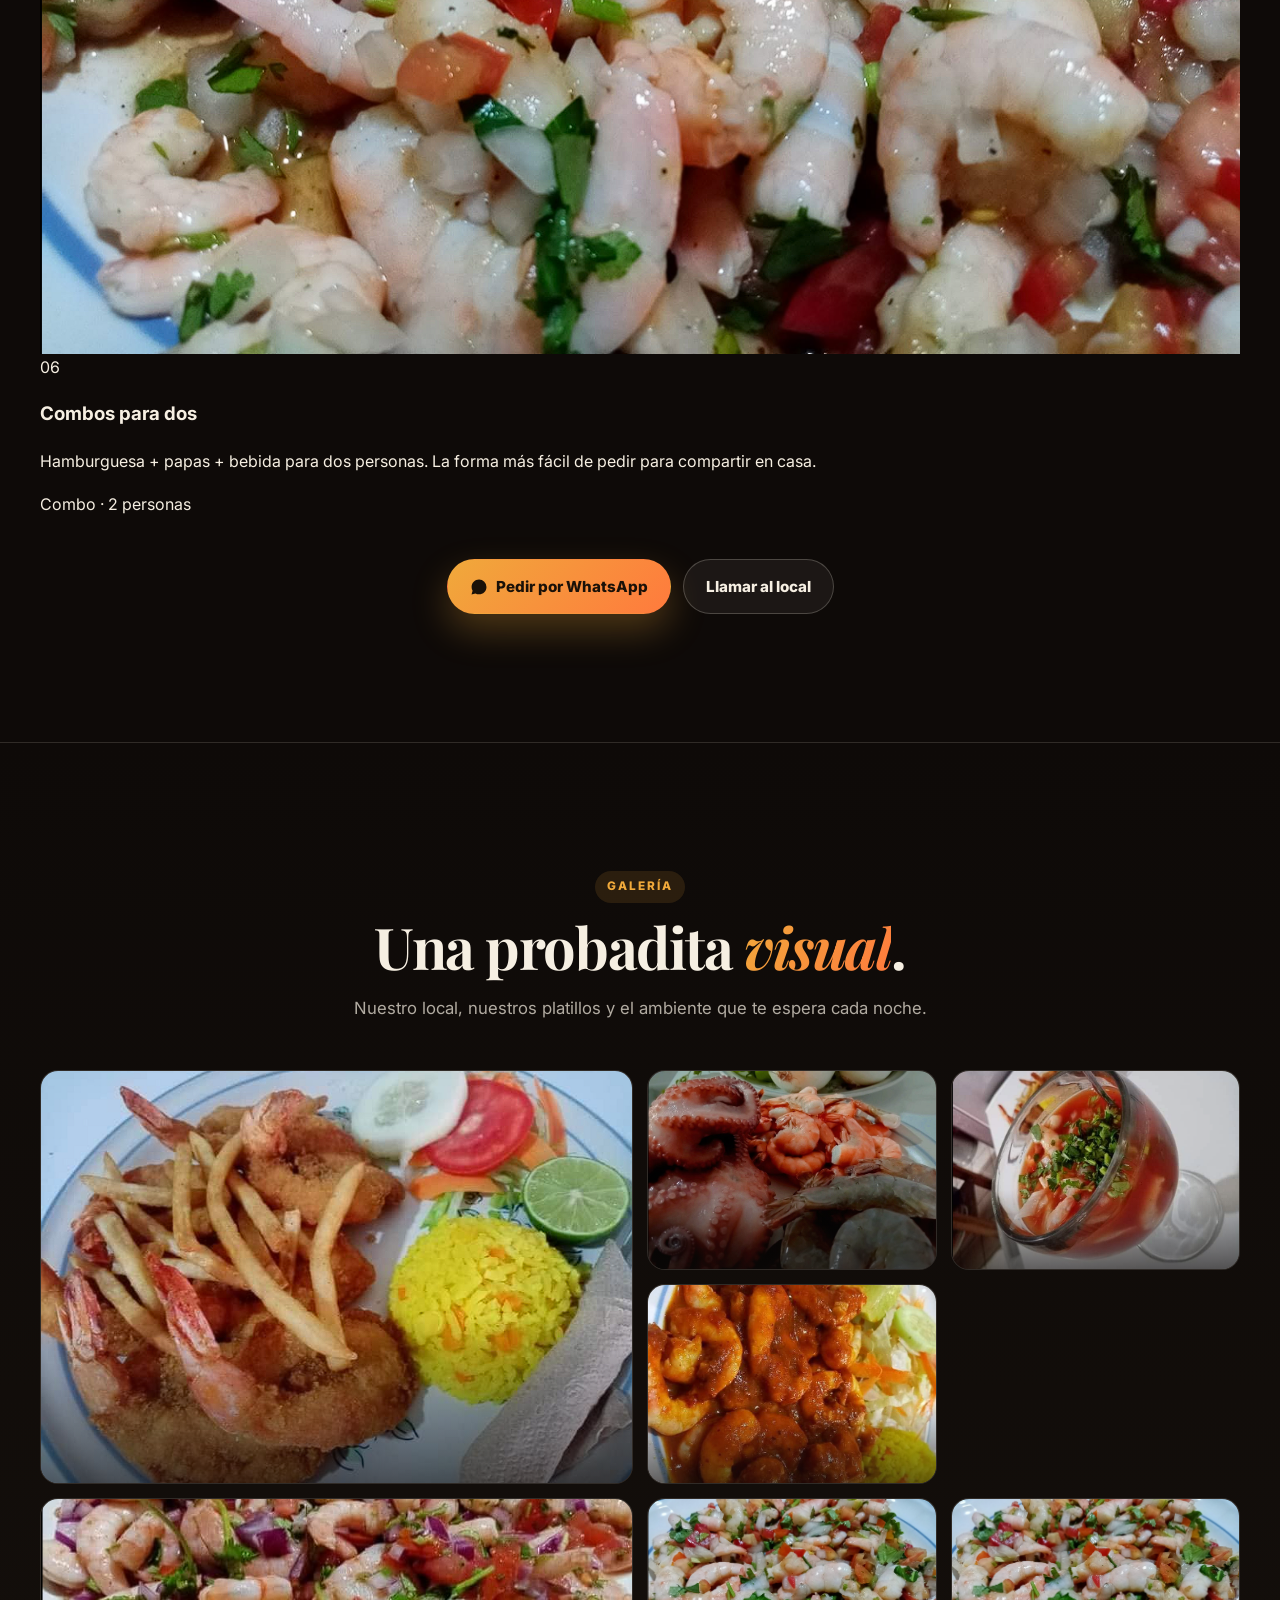
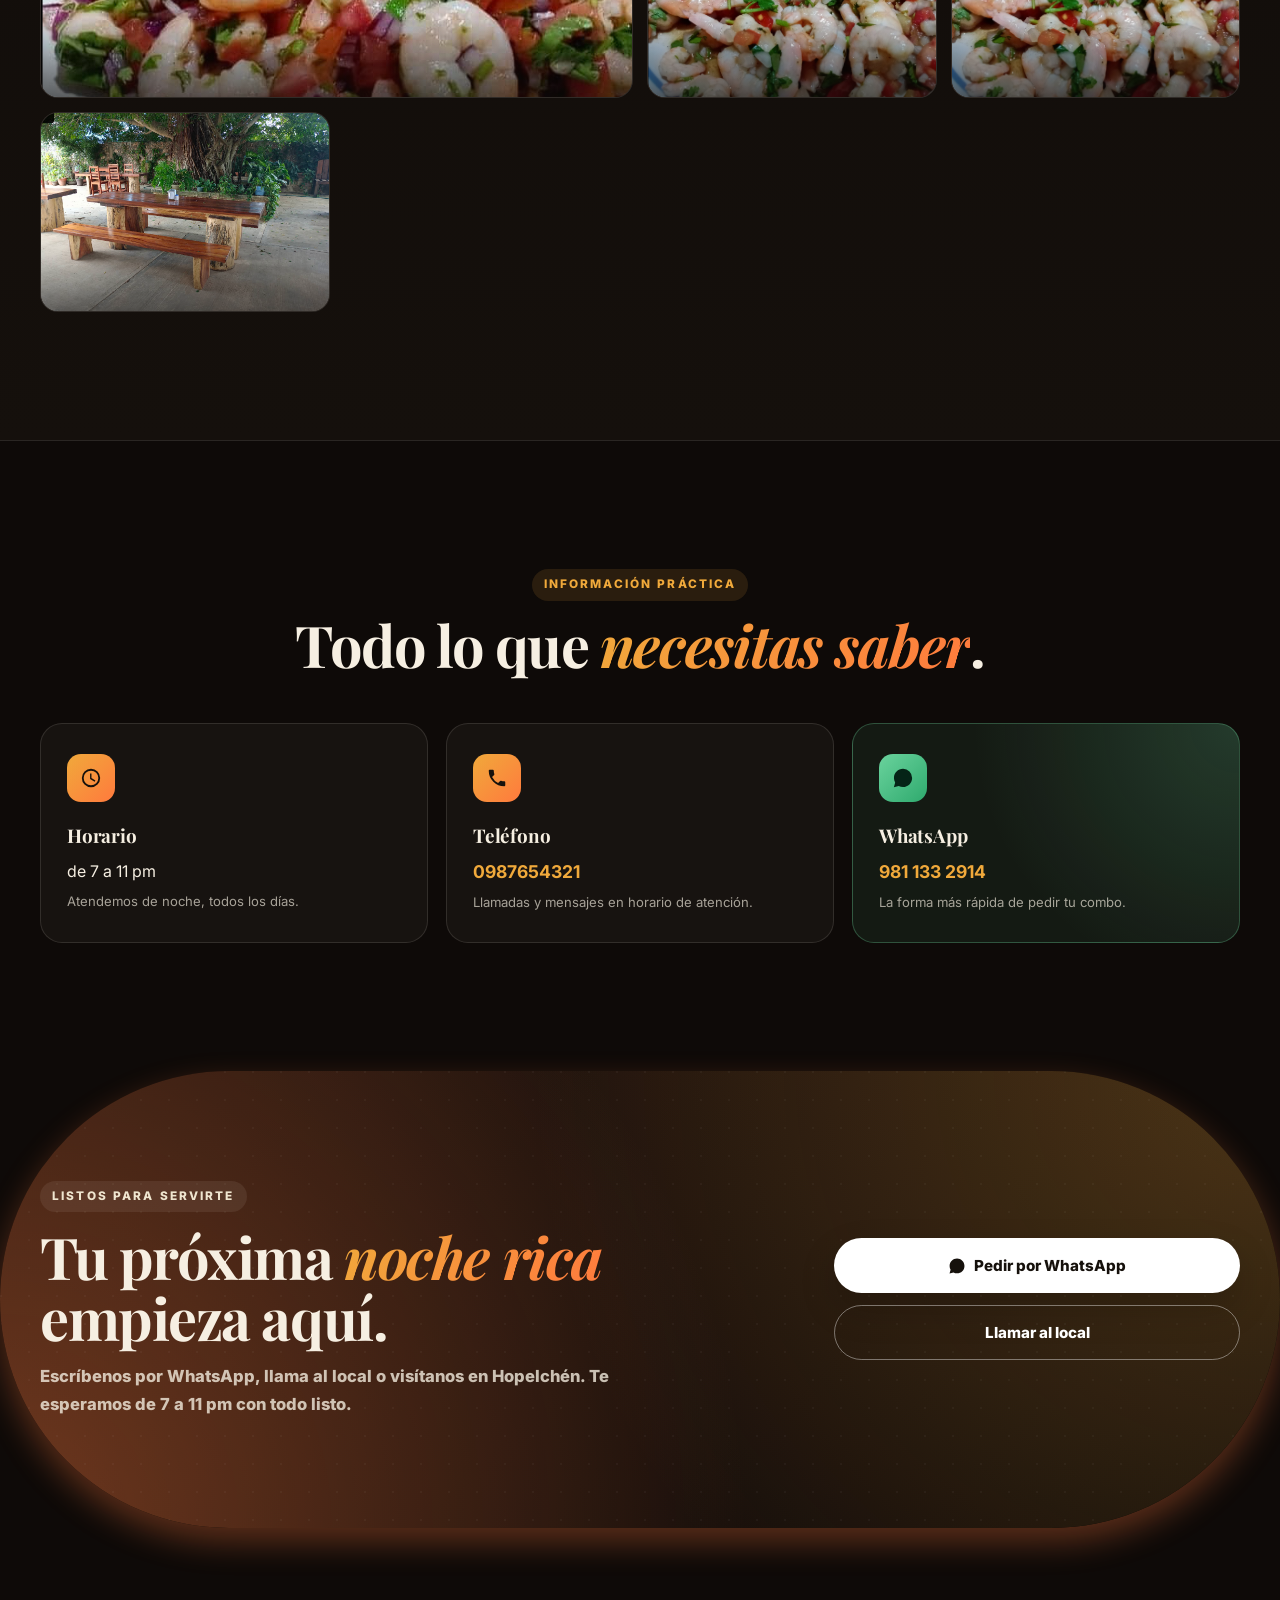
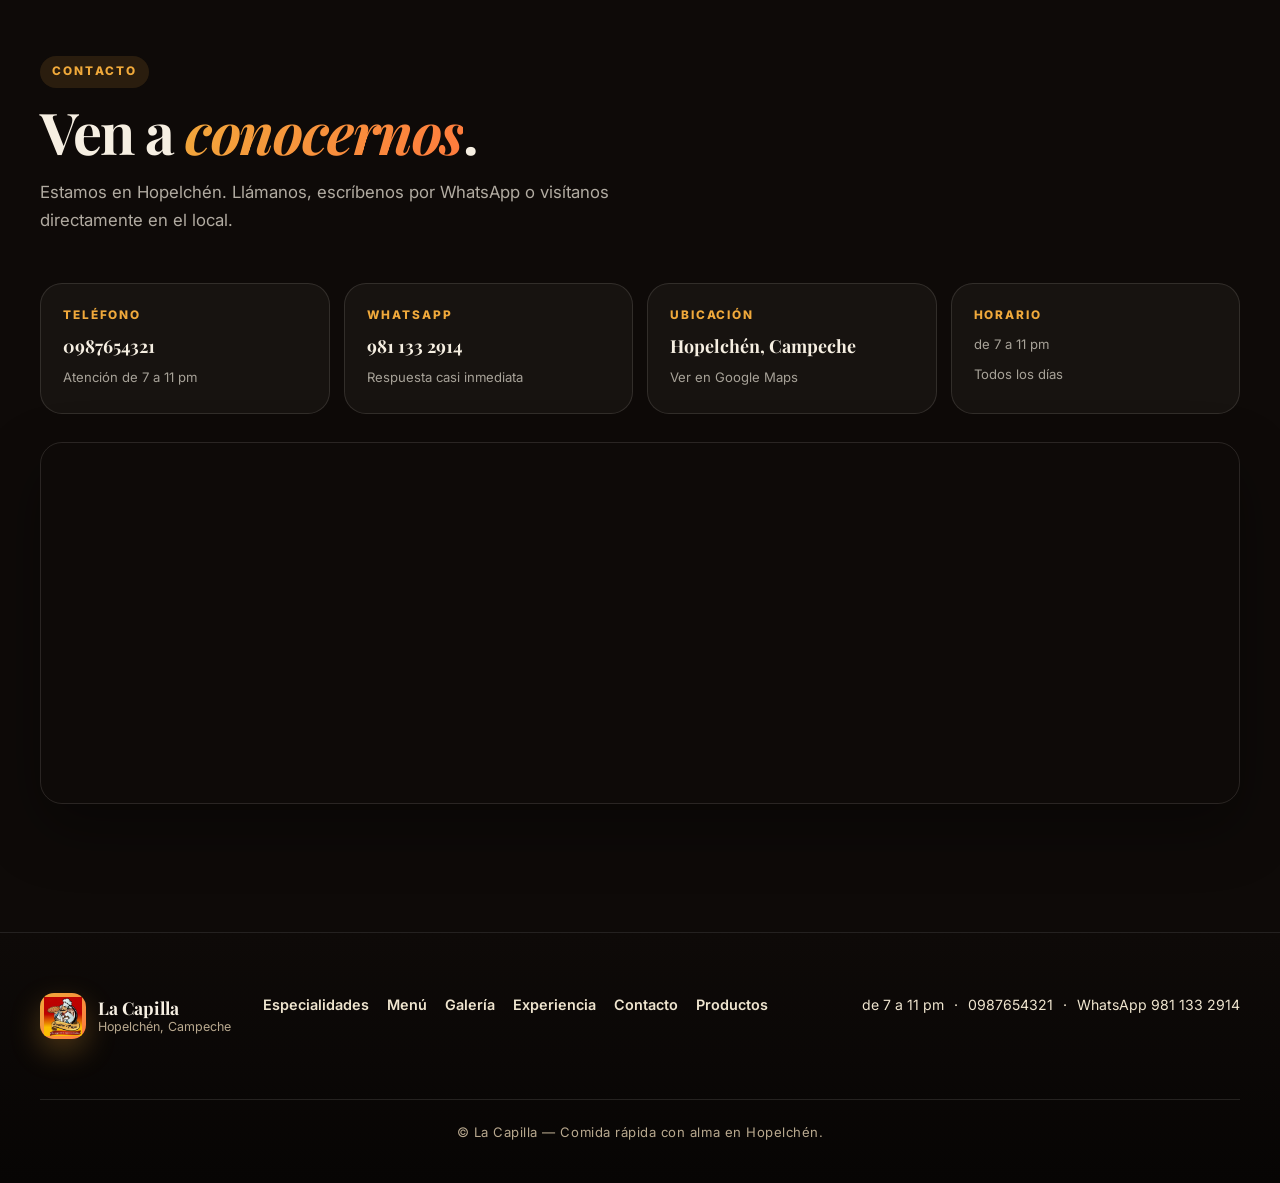
<file: productos.html>
<!doctype html>
<html lang="es"><head>
  <meta charset="utf-8">
  <meta name="viewport" content="width=device-width, initial-scale=1">
  <title>Productos · La Capilla · Hopelchén</title>
  <meta name="description" content="Hamburguesas, papas fritas, boneless, bebidas y postres. Conoce el menú completo de La Capilla y pide por WhatsApp en Hopelchén.">
  <link rel="stylesheet" href="styles.css">
  <link rel="preconnect" href="https://fonts.googleapis.com">
  <link rel="preconnect" href="https://fonts.gstatic.com" crossorigin="">
  <link href="https://fonts.googleapis.com/css2?family=Playfair+Display:ital,wght@0,500;0,700;0,900;1,500&amp;family=Inter:wght@400;500;700;800;900&amp;display=swap" rel="stylesheet">
</head>
<body class="cap-site">

  <!-- Topbar -->
  <header class="cap-topbar">
    <div class="cap-shell cap-topbar-inner">
      <a class="cap-brand" href="index.html" aria-label="La Capilla">
        <span class="cap-brand-mark"><img src="fotos/63fcdd89-92d5-4dcf-ba6b-335134f677f3/cb0ab900-5e8b-45c3-9661-323baa01a9e5-captura-de-pantalla-2026-06-22-145156-2.png" alt="Logo La Capilla" loading="eager"></span>
        <span class="cap-brand-text">
          <strong>La Capilla</strong>
          <em>Hopelchén · desde 7 pm</em>
        </span>
      </a>
      <nav class="cap-nav" aria-label="Navegación principal">
        <a href="index.html#especialidades">Especialidades</a>
        <a href="index.html#menu">Menú</a>
        <a href="index.html#galeria">Galería</a>
        <a href="index.html#experiencia">Experiencia</a>
        <a href="index.html#contacto">Contacto</a>
      </nav>
      <a class="cap-cta" href="https://wa.me/5219811332914" target="_blank" rel="noopener noreferrer">
        <svg viewBox="0 0 24 24" aria-hidden="true"><path fill="currentColor" d="M12.04 2c-5.46 0-9.91 4.45-9.91 9.91 0 1.75.46 3.45 1.32 4.95L2.05 22l5.25-1.38a9.86 9.86 0 0 0 4.74 1.21h.01c5.46 0 9.91-4.45 9.91-9.91A9.86 9.86 0 0 0 19.05 4.9 9.86 9.86 0 0 0 12.04 2Zm5.45 14.13c-.23.64-1.36 1.24-1.86 1.28-.47.05-.92.22-3.11-.65-2.62-1.02-4.27-3.74-4.4-3.92-.13-.18-1.05-1.4-1.05-2.67 0-1.27.66-1.89.9-2.15.23-.26.5-.32.67-.32.17 0 .34.01.48.01.16 0 .36-.06.57.43.23.55.79 1.93.86 2.07.07.14.12.31.02.5-.1.18-.14.3-.28.46-.14.16-.3.36-.42.48-.14.14-.29.29-.12.57.16.28.74 1.21 1.59 1.96 1.09.97 2.01 1.27 2.29 1.41.28.14.45.12.62-.07.16-.19.71-.83.9-1.12.18-.28.37-.24.62-.14.25.09 1.62.76 1.9.9.28.14.46.21.53.32.07.11.07.65-.16 1.28Z"></path></svg>
        Pedir por WhatsApp
      </a>
    </div>
  </header>

  <main>

    <!-- HERO PRODUCTOS -->
    <section class="cap-hero">
      <div class="cap-hero-bg" aria-hidden="true"></div>
      <div class="cap-hero-glow" aria-hidden="true"></div>
      <div class="cap-shell cap-hero-inner">
        <div class="cap-hero-copy">
          <span class="cap-tag"><span class="cap-dot"></span> Abierto ahora · 7 pm — 11 pm</span>
          <h1>
            <span class="cap-hero-line">El menú</span>
            <span class="cap-hero-italic">completo</span>
            <span class="cap-hero-line">de <em>La Capilla</em>.</span>
          </h1>
          <p>Hamburguesas al carbón, papas crujientes, boneless, refrescos bien fríos y un postre casero para cerrar la noche. Todo se prepara al momento — a domicilio o para comer aquí.</p>
          <div class="cap-hero-actions">
            <a class="cap-btn cap-btn--solid" href="#catalogo">Ver el catálogo</a>
            <a class="cap-btn cap-btn--ghost" href="https://wa.me/5219811332914" target="_blank" rel="noopener noreferrer">
              <svg viewBox="0 0 24 24" aria-hidden="true"><path fill="currentColor" d="M12.04 2c-5.46 0-9.91 4.45-9.91 9.91 0 1.75.46 3.45 1.32 4.95L2.05 22l5.25-1.38a9.86 9.86 0 0 0 4.74 1.21h.01c5.46 0 9.91-4.45 9.91-9.91A9.86 9.86 0 0 0 19.05 4.9 9.86 9.86 0 0 0 12.04 2Z"></path></svg>
              Pedir por WhatsApp
            </a>
          </div>
          <ul class="cap-hero-stats">
            <li><strong>+30</strong><span>platillos servidos cada noche</span></li>
            <li><strong>20 min</strong><span>promedio a domicilio</span></li>
            <li><strong>5</strong><span>categorías en el menú</span></li>
          </ul>
        </div>
        <figure class="cap-hero-figure">
          <img src="fotos/63fcdd89-92d5-4dcf-ba6b-335134f677f3/6290bde3-7ff0-4237-94d5-f1f7c58c5d8e-captura-de-pantalla-2026-06-28-183947-2.png" alt="Hamburguesa insignia de La Capilla" loading="eager">
          <figcaption class="cap-hero-badge">
            <span>★ 4.9</span>
            <small>Lo que repiten nuestros clientes</small>
          </figcaption>
        </figure>
      </div>
    </section>

    <!-- CATÁLOGO / PRODUCTOS -->
    <section id="catalogo" class="cap-section">
      <div class="cap-shell">
        <header class="cap-section-head cap-section-head--center">
          <span class="cap-eyebrow">Catálogo</span>
          <h2>Todo lo que <em>preparamos</em>.</h2>
          <p>Cinco categorías, una sola promesa: ingredientes frescos, porciones honestas y la salsa de la casa en cada pedido.</p>
        </header>

        <div class="cap-prod-grid">
          <article class="cap-prod-card">
            <div class="cap-prod-img">
              <img src="fotos/63fcdd89-92d5-4dcf-ba6b-335134f677f3/9dee17b9-5989-4c04-81a5-56a6d2270579-captura-de-pantalla-2026-06-28-183947-2.png" alt="Hamburguesas La Capilla" loading="lazy">
            </div>
            <div class="cap-prod-body">
              <span class="cap-prod-num">01</span>
              <h3>Hamburguesas</h3>
              <p>Carne al carbón, queso derretido, vegetales frescos y nuestra salsa de la casa en pan suave. La estrella de la noche.</p>
              <span class="cap-prod-meta">Individual · al momento</span>
            </div>
          </article>

          <article class="cap-prod-card">
            <div class="cap-prod-img">
              <img src="fotos/63fcdd89-92d5-4dcf-ba6b-335134f677f3/778309f7-7098-4dc0-a43b-c36a8c86d15d-captura-de-pantalla-2026-06-28-184057-2.png" alt="Papas fritas crujientes" loading="lazy">
            </div>
            <div class="cap-prod-body">
              <span class="cap-prod-num">02</span>
              <h3>Papas fritas</h3>
              <p>Cortadas al momento, doradas por fuera y esponjosas por dentro. Con sal de la casa y aderezos para elegir.</p>
              <span class="cap-prod-meta">Porción · para compartir</span>
            </div>
          </article>

          <article class="cap-prod-card">
            <div class="cap-prod-img">
              <img src="fotos/63fcdd89-92d5-4dcf-ba6b-335134f677f3/1df3a6cd-2780-4780-89b0-fd530cb4790c-captura-de-pantalla-2026-06-28-184213-2.png" alt="Bebidas y refrescos fríos" loading="lazy">
            </div>
            <div class="cap-prod-body">
              <span class="cap-prod-num">03</span>
              <h3>Bebidas</h3>
              <p>Gaseosas, aguas y sabores que combinan perfecto con cada combo. Siempre al punto de hielo.</p>
              <span class="cap-prod-meta">Refrescos · aguas</span>
            </div>
          </article>

          <article class="cap-prod-card">
            <div class="cap-prod-img">
              <img src="fotos/63fcdd89-92d5-4dcf-ba6b-335134f677f3/06ec2f1f-6c64-4aa3-80eb-d113fb08dc9a-captura-de-pantalla-2026-06-28-184257-2.png" alt="Postre casero de La Capilla" loading="lazy">
            </div>
            <div class="cap-prod-body">
              <span class="cap-prod-num">04</span>
              <h3>Postres</h3>
              <p>El cierre dulce para una noche redonda. Caseros, suaves y pensados para compartir o disfrutar a solas.</p>
              <span class="cap-prod-meta">Casero · del día</span>
            </div>
          </article>

          <article class="cap-prod-card">
            <div class="cap-prod-img">
              <img src="fotos/63fcdd89-92d5-4dcf-ba6b-335134f677f3/c3ec0e20-55ff-4a04-8fe9-72b50806a0b0-captura-de-pantalla-2026-06-28-203143-2.png" alt="Boneless crujientes" loading="lazy">
            </div>
            <div class="cap-prod-body">
              <span class="cap-prod-num">05</span>
              <h3>Boneless</h3>
              <p>Trozos de pollo empanizados, dorados y crujientes, con salsas para dipping. Perfectos para compartir.</p>
              <span class="cap-prod-meta">Para compartir · con salsas</span>
            </div>
          </article>

          <article class="cap-prod-card">
            <div class="cap-prod-img">
              <img src="fotos/63fcdd89-92d5-4dcf-ba6b-335134f677f3/5e9e1de8-d0f1-43b6-b50a-aea3a4cb805f-captura-de-pantalla-2026-06-28-203301-2.png" alt="Combos para dos personas" loading="lazy">
            </div>
            <div class="cap-prod-body">
              <span class="cap-prod-num">06</span>
              <h3>Combos para dos</h3>
              <p>Hamburguesa + papas + bebida para dos personas. La forma más fácil de pedir para compartir en casa.</p>
              <span class="cap-prod-meta">Combo · 2 personas</span>
            </div>
          </article>
        </div>

        <div class="cap-menu-cta">
          <a class="cap-btn cap-btn--solid" href="https://wa.me/5219811332914" target="_blank" rel="noopener noreferrer">
            <svg viewBox="0 0 24 24" aria-hidden="true"><path fill="currentColor" d="M12.04 2c-5.46 0-9.91 4.45-9.91 9.91 0 1.75.46 3.45 1.32 4.95L2.05 22l5.25-1.38a9.86 9.86 0 0 0 4.74 1.21h.01c5.46 0 9.91-4.45 9.91-9.91A9.86 9.86 0 0 0 19.05 4.9 9.86 9.86 0 0 0 12.04 2Z"></path></svg>
            Pedir por WhatsApp
          </a>
          <a class="cap-btn cap-btn--ghost" href="tel:0987654321">Llamar al local</a>
        </div>
      </div>
    </section>

    <!-- GALERÍA -->
    <section id="galeria" class="cap-section cap-section--muted">
      <div class="cap-shell">
        <header class="cap-section-head cap-section-head--center">
          <span class="cap-eyebrow">Galería</span>
          <h2>Una probadita <em>visual</em>.</h2>
          <p>Nuestro local, nuestros platillos y el ambiente que te espera cada noche.</p>
        </header>
        <div class="cap-gallery">
          <figure class="cap-gallery-item cap-gallery-item--tall">
            <img src="fotos/63fcdd89-92d5-4dcf-ba6b-335134f677f3/c3ec0e20-55ff-4a04-8fe9-72b50806a0b0-captura-de-pantalla-2026-06-28-203143-2.png" alt="Platillo insignia de La Capilla" loading="lazy">
          </figure>
          <figure class="cap-gallery-item">
            <img src="fotos/63fcdd89-92d5-4dcf-ba6b-335134f677f3/429c3a91-69d6-4c55-be36-e30e1e36e39a-captura-de-pantalla-2026-06-28-184014-2.png" alt="Hamburguesa servida" loading="lazy">
          </figure>
          <figure class="cap-gallery-item">
            <img src="fotos/63fcdd89-92d5-4dcf-ba6b-335134f677f3/778309f7-7098-4dc0-a43b-c36a8c86d15d-captura-de-pantalla-2026-06-28-184057-2.png" alt="Papas fritas" loading="lazy">
          </figure>
          <figure class="cap-gallery-item">
            <img src="fotos/63fcdd89-92d5-4dcf-ba6b-335134f677f3/1df3a6cd-2780-4780-89b0-fd530cb4790c-captura-de-pantalla-2026-06-28-184213-2.png" alt="Bebidas frías" loading="lazy">
          </figure>
          <figure class="cap-gallery-item cap-gallery-item--wide">
            <img src="fotos/63fcdd89-92d5-4dcf-ba6b-335134f677f3/6290bde3-7ff0-4237-94d5-f1f7c58c5d8e-captura-de-pantalla-2026-06-28-183947-2.png" alt="Ambiente del local" loading="lazy">
          </figure>
          <figure class="cap-gallery-item">
            <img src="fotos/63fcdd89-92d5-4dcf-ba6b-335134f677f3/5e9e1de8-d0f1-43b6-b50a-aea3a4cb805f-captura-de-pantalla-2026-06-28-203301-2.png" alt="Detalle de platillo" loading="lazy">
          </figure>
          <figure class="cap-gallery-item">
            <img src="fotos/63fcdd89-92d5-4dcf-ba6b-335134f677f3/0bd9fb63-5551-4b27-bd84-2e0cbcd0da3d-captura-de-pantalla-2026-06-28-204855-2.png" alt="Combo para dos" loading="lazy">
          </figure>
          <figure class="cap-gallery-item">
            <img src="fotos/63fcdd89-92d5-4dcf-ba6b-335134f677f3/c3941c7c-3403-4f2d-882c-316e9b5ad3ee-captura-de-pantalla-2026-06-27-184415---copia-2.png" alt="Local por fuera" loading="lazy">
          </figure>
        </div>
      </div>
    </section>

    <!-- INFO PRÁCTICA -->
    <section class="cap-section">
      <div class="cap-shell">
        <header class="cap-section-head cap-section-head--center">
          <span class="cap-eyebrow">Información práctica</span>
          <h2>Todo lo que <em>necesitas saber</em>.</h2>
        </header>
        <div class="cap-info-grid">
          <article class="cap-info-card">
            <span class="cap-info-icon">
              <svg viewBox="0 0 24 24"><path fill="currentColor" d="M12 2a10 10 0 1 0 10 10A10 10 0 0 0 12 2Zm0 18a8 8 0 1 1 8-8a8 8 0 0 1-8 8Zm.5-13H11v6l5 3l.8-1.3l-4.3-2.6Z"></path></svg>
            </span>
            <strong>Horario</strong>
            <span>de 7 a 11 pm</span>
            <small>Atendemos de noche, todos los días.</small>
          </article>
          <article class="cap-info-card">
            <span class="cap-info-icon">
              <svg viewBox="0 0 24 24"><path fill="currentColor" d="M6.62 10.79a15.05 15.05 0 0 0 6.59 6.59l2.2-2.2a1 1 0 0 1 1.02-.24a11.36 11.36 0 0 0 3.58.57a1 1 0 0 1 1 1V20a1 1 0 0 1-1 1A17 17 0 0 1 3 4a1 1 0 0 1 1-1h3.5a1 1 0 0 1 1 1a11.36 11.36 0 0 0 .57 3.58a1 1 0 0 1-.24 1.02Z"></path></svg>
            </span>
            <strong>Teléfono</strong>
            <a href="tel:0987654321">0987654321</a>
            <small>Llamadas y mensajes en horario de atención.</small>
          </article>
          <article class="cap-info-card cap-info-card--highlight">
            <span class="cap-info-icon">
              <svg viewBox="0 0 24 24"><path fill="currentColor" d="M12.04 2c-5.46 0-9.91 4.45-9.91 9.91 0 1.75.46 3.45 1.32 4.95L2.05 22l5.25-1.38a9.86 9.86 0 0 0 4.74 1.21c5.46 0 9.91-4.45 9.91-9.91A9.86 9.86 0 0 0 19.05 4.9 9.86 9.86 0 0 0 12.04 2Z"></path></svg>
            </span>
            <strong>WhatsApp</strong>
            <a href="https://wa.me/5219811332914" target="_blank" rel="noopener noreferrer">981 133 2914</a>
            <small>La forma más rápida de pedir tu combo.</small>
          </article>
        </div>
      </div>
    </section>

    <!-- CTA WHATSAPP -->
    <section class="cap-cta">
      <div class="cap-shell cap-cta-inner">
        <div class="cap-cta-copy">
          <span class="cap-eyebrow cap-eyebrow--light">Listos para servirte</span>
          <h2>Tu próxima <em>noche rica</em> empieza aquí.</h2>
          <p>Escríbenos por WhatsApp, llama al local o visítanos en Hopelchén. Te esperamos de 7 a 11 pm con todo listo.</p>
        </div>
        <div class="cap-cta-actions">
          <a class="cap-btn cap-btn--white" href="https://wa.me/5219811332914" target="_blank" rel="noopener noreferrer">
            <svg viewBox="0 0 24 24" aria-hidden="true"><path fill="currentColor" d="M12.04 2C6.58 2 2.13 6.45 2.13 11.91c0 1.75.46 3.45 1.32 4.95L2.05 22l5.25-1.38a9.86 9.86 0 0 0 4.74 1.21h.01c5.46 0 9.91-4.45 9.91-9.91S17.5 2 12.04 2Z"></path></svg>
            Pedir por WhatsApp
          </a>
          <a class="cap-btn cap-btn--outline" href="tel:0987654321">Llamar al local</a>
        </div>
      </div>
    </section>

    <!-- CONTACTO -->
    <section id="contacto" class="cap-section">
      <div class="cap-shell">
        <header class="cap-section-head">
          <span class="cap-eyebrow">Contacto</span>
          <h2>Ven a <em>conocernos</em>.</h2>
          <p>Estamos en Hopelchén. Llámanos, escríbenos por WhatsApp o visítanos directamente en el local.</p>
        </header>
        <div class="cap-contact-grid">
          <article class="cap-contact-card">
            <strong>Teléfono</strong>
            <a href="tel:0987654321">0987654321</a>
            <span>Atención de 7 a 11 pm</span>
          </article>
          <article class="cap-contact-card">
            <strong>WhatsApp</strong>
            <a href="https://wa.me/5219811332914" target="_blank" rel="noopener noreferrer">981 133 2914</a>
            <span>Respuesta casi inmediata</span>
          </article>
          <article class="cap-contact-card">
            <strong>Ubicación</strong>
            <a href="https://www.google.com/maps/embed?pb=!1m14!1m8!1m3!1d3767.0904662573457!2d-89.3124938!3d19.2348887!3m2!1i1024!2i768!4f13.1!3m3!1m2!1s0x8f59c978a844ea81%3A0x84fe829ff02fd803!2sTALLER%20DE%20BORDADO!5e0!3m2!1ses-419!2smx!4v1788230896243" target="_blank" rel="noopener noreferrer">Hopelchén, Campeche</a>
            <span>Ver en Google Maps</span>
          </article>
          <article class="cap-contact-card">
            <strong>Horario</strong>
            <span>de 7 a 11 pm</span>
            <span>Todos los días</span>
          </article>
        </div>
        <div class="cap-map">
          <iframe title="Ubicación de La Capilla en Hopelchén" src="https://www.google.com/maps/embed?pb=!1m14!1m8!1m3!1d3767.0904662573457!2d-89.3124938!3d19.2348887!3m2!1i1024!2i768!4f13.1!3m3!1m2!1s0x8f59c978a844ea81%3A0x84fe829ff02fd803!2sTALLER%20DE%20BORDADO!5e0!3m2!1ses-419!2smx!4v1788230896243" allowfullscreen="" loading="lazy" referrerpolicy="strict-origin-when-cross-origin"></iframe>
        </div>
      </div>
    </section>
  </main>

  <!-- FOOTER -->
  <footer class="cap-footer">
    <div class="cap-shell cap-footer-inner">
      <div class="cap-footer-brand">
        <span class="cap-brand-mark"><img src="fotos/63fcdd89-92d5-4dcf-ba6b-335134f677f3/cb0ab900-5e8b-45c3-9661-323baa01a9e5-captura-de-pantalla-2026-06-22-145156-2.png" alt="Logo La Capilla" loading="lazy"></span>
        <div>
          <strong>La Capilla</strong>
          <em>Hopelchén, Campeche</em>
        </div>
      </div>
      <nav class="cap-footer-nav" aria-label="Pie de página">
        <a href="index.html#especialidades">Especialidades</a>
        <a href="index.html#menu">Menú</a>
        <a href="index.html#galeria">Galería</a>
        <a href="index.html#experiencia">Experiencia</a>
        <a href="index.html#contacto">Contacto</a>
        <a href="productos.html">Productos</a>
      </nav>
      <div class="cap-footer-meta">
        <span>de 7 a 11 pm</span>
        <span>·</span>
        <a href="tel:0987654321">0987654321</a>
        <span>·</span>
        <a href="https://wa.me/5219811332914" target="_blank" rel="noopener noreferrer">WhatsApp 981 133 2914</a>
      </div>
      <small class="cap-footer-copy">© La Capilla — Comida rápida con alma en Hopelchén.</small>
    </div>
  </footer>

</body></html>
</file>
<file: styles.css>
/* ============================================================
   LA CAPILLA · REDISEÑO INICIO
   Nota: las clases heredadas (ai-*, .container, .topbar,
   .hero, .feature-*, etc.) se conservan intactas porque las
   usa la página productos.html.
   ============================================================ */

/* ---------- RESET LIGERO Y VARIABLES ---------- */
*, *::before, *::after { box-sizing: border-box; }
html { scroll-behavior: smooth; }
body { margin: 0; }
img { max-width: 100%; display: block; }
a { color: inherit; text-decoration: none; }
button { font: inherit; }

:root {
  --cap-bg: #0e0a08;
  --cap-bg-2: #15100c;
  --cap-cream: #f6efe2;
  --cap-cream-2: #efe5cf;
  --cap-ink: #16110c;
  --cap-ink-soft: #2a221b;
  --cap-muted: #b9a98f;
  --cap-line: rgba(246, 239, 226, 0.12);
  --cap-line-strong: rgba(246, 239, 226, 0.22);
  --cap-accent: #f0a93b;
  --cap-accent-2: #ff7a3d;
  --cap-accent-3: #e94f37;
  --cap-green: #6ad39d;
  --cap-radius: 22px;
  --cap-radius-lg: 32px;
  --cap-shell: 1200px;
  --cap-font: 'Inter', system-ui, -apple-system, BlinkMacSystemFont, 'Segoe UI', sans-serif;
  --cap-serif: 'Playfair Display', Georgia, 'Times New Roman', serif;
}

/* ---------- BODY ---------- */
.cap-site {
  background: var(--cap-bg);
  color: var(--cap-cream);
  font-family: var(--cap-font);
  font-size: 16px;
  line-height: 1.65;
  -webkit-font-smoothing: antialiased;
  text-rendering: optimizeLegibility;
  overflow-x: hidden;
  position: relative;
}
.cap-site::before {
  content: "";
  position: fixed;
  inset: 0;
  pointer-events: none;
  background:
    radial-gradient(900px 600px at 80% -10%, rgba(240, 169, 59, 0.18), transparent 55%),
    radial-gradient(700px 500px at -10% 30%, rgba(255, 122, 61, 0.10), transparent 55%);
  z-index: 0;
}
.cap-shell {
  width: min(var(--cap-shell), calc(100% - 40px));
  margin: 0 auto;
  position: relative;
  z-index: 1;
}

/* ---------- TOPBAR ---------- */
.cap-topbar {
  position: sticky;
  top: 0;
  z-index: 50;
  backdrop-filter: blur(14px);
  -webkit-backdrop-filter: blur(14px);
  background: rgba(14, 10, 8, 0.72);
  border-bottom: 1px solid var(--cap-line);
}
.cap-topbar-inner {
  display: flex;
  align-items: center;
  justify-content: space-between;
  gap: 20px;
  padding: 16px 0;
}
.cap-brand {
  display: inline-flex;
  align-items: center;
  gap: 12px;
}
.cap-brand-mark {
  width: 46px;
  height: 46px;
  border-radius: 14px;
  background: linear-gradient(135deg, var(--cap-accent), var(--cap-accent-2));
  display: grid;
  place-items: center;
  overflow: hidden;
  box-shadow: 0 12px 30px rgba(240, 169, 59, 0.28);
}
.cap-brand-mark img { width: 100%; height: 100%; object-fit: cover; padding: 4px; }
.cap-brand-text { display: grid; gap: 0; line-height: 1.15; }
.cap-brand-text strong {
  font-family: var(--cap-serif);
  font-weight: 700;
  font-size: 1.18rem;
  letter-spacing: -0.01em;
  color: var(--cap-cream);
}
.cap-brand-text em {
  font-style: normal;
  font-size: 0.74rem;
  color: var(--cap-muted);
  letter-spacing: 0.04em;
  text-transform: uppercase;
}
.cap-nav { display: flex; gap: 4px; flex-wrap: wrap; }
.cap-nav a {
  padding: 8px 14px;
  border-radius: 999px;
  font-size: 0.88rem;
  font-weight: 600;
  color: var(--cap-cream-2);
  transition: background 0.18s ease, color 0.18s ease;
}
.cap-nav a:hover { background: rgba(246, 239, 226, 0.08); color: var(--cap-cream); }

.cap-cta {
  display: inline-flex;
  align-items: center;
  gap: 8px;
  padding: 10px 18px;
  border-radius: 999px;
  background: linear-gradient(135deg, var(--cap-accent-2), var(--cap-accent-3));
  color: #fff;
  font-weight: 800;
  font-size: 0.88rem;
  box-shadow: 0 14px 32px rgba(255, 122, 61, 0.32);
  transition: transform 0.18s ease, box-shadow 0.18s ease;
}
.cap-cta svg { width: 18px; height: 18px; }
.cap-cta:hover { transform: translateY(-2px); box-shadow: 0 18px 40px rgba(255, 122, 61, 0.42); }

/* ---------- HERO ---------- */
.cap-hero {
  position: relative;
  padding: 64px 0 0;
  overflow: hidden;
}
.cap-hero-bg {
  position: absolute;
  inset: 0;
  background:
    radial-gradient(circle at 70% 30%, rgba(255, 122, 61, 0.18), transparent 50%),
    linear-gradient(180deg, #1a120c 0%, #0e0a08 100%);
  z-index: 0;
}
.cap-hero-bg::after {
  content: "";
  position: absolute;
  inset: 0;
  background-image:
    radial-gradient(circle at 1px 1px, rgba(246, 239, 226, 0.05) 1px, transparent 0);
  background-size: 26px 26px;
  opacity: 0.4;
}
.cap-hero-glow {
  position: absolute;
  width: 480px;
  height: 480px;
  border-radius: 50%;
  background: radial-gradient(circle, rgba(240, 169, 59, 0.32), transparent 60%);
  filter: blur(40px);
  top: -120px;
  right: -120px;
  z-index: 0;
  pointer-events: none;
}
.cap-hero-inner {
  display: grid;
  grid-template-columns: minmax(0, 1.05fr) minmax(320px, 0.95fr);
  gap: clamp(28px, 5vw, 64px);
  align-items: center;
  padding: 40px 0 70px;
}
.cap-hero-copy { position: relative; }
.cap-tag {
  display: inline-flex;
  align-items: center;
  gap: 8px;
  padding: 8px 14px;
  border-radius: 999px;
  background: rgba(246, 239, 226, 0.08);
  border: 1px solid var(--cap-line-strong);
  font-size: 0.78rem;
  font-weight: 700;
  letter-spacing: 0.04em;
  color: var(--cap-cream-2);
}
.cap-dot {
  width: 8px;
  height: 8px;
  border-radius: 50%;
  background: var(--cap-green);
  box-shadow: 0 0 0 4px rgba(106, 211, 157, 0.2);
  animation: capPulse 2.2s ease-in-out infinite;
}
@keyframes capPulse {
  0%, 100% { box-shadow: 0 0 0 4px rgba(106, 211, 157, 0.2); }
  50% { box-shadow: 0 0 0 8px rgba(106, 211, 157, 0.06); }
}

.cap-hero h1 {
  margin: 22px 0 18px;
  font-family: var(--cap-serif);
  font-weight: 700;
  font-size: clamp(2.6rem, 6.4vw, 5.4rem);
  line-height: 0.98;
  letter-spacing: -0.025em;
  color: var(--cap-cream);
}
.cap-hero-line { display: block; }
.cap-hero-italic {
  display: block;
  font-style: italic;
  font-weight: 500;
  background: linear-gradient(120deg, var(--cap-accent), var(--cap-accent-2));
  -webkit-background-clip: text;
  background-clip: text;
  color: transparent;
}
.cap-hero h1 em {
  font-style: italic;
  font-weight: 700;
  color: var(--cap-accent);
}
.cap-hero-copy > p {
  margin: 0 0 8px;
  max-width: 56ch;
  color: rgba(246, 239, 226, 0.78);
  font-size: 1.05rem;
}
.cap-hero-actions { display: flex; flex-wrap: wrap; gap: 12px; margin-top: 28px; }

.cap-btn {
  display: inline-flex;
  align-items: center;
  justify-content: center;
  gap: 8px;
  min-height: 52px;
  padding: 14px 22px;
  border-radius: 999px;
  font-weight: 800;
  font-size: 0.95rem;
  border: 1px solid transparent;
  transition: transform 0.18s ease, box-shadow 0.18s ease, background 0.18s ease, border-color 0.18s ease;
  cursor: pointer;
}
.cap-btn svg { width: 18px; height: 18px; }
.cap-btn--solid {
  background: linear-gradient(135deg, var(--cap-accent), var(--cap-accent-2));
  color: #1a1108;
  box-shadow: 0 16px 36px rgba(240, 169, 59, 0.28);
}
.cap-btn--solid:hover { transform: translateY(-2px); box-shadow: 0 20px 44px rgba(240, 169, 59, 0.4); }
.cap-btn--ghost {
  background: rgba(246, 239, 226, 0.06);
  color: var(--cap-cream);
  border-color: var(--cap-line-strong);
}
.cap-btn--ghost:hover { background: rgba(246, 239, 226, 0.12); }
.cap-btn--white {
  background: #fff;
  color: var(--cap-ink);
  box-shadow: 0 16px 36px rgba(0, 0, 0, 0.18);
}
.cap-btn--white:hover { transform: translateY(-2px); }
.cap-btn--outline {
  background: transparent;
  color: #fff;
  border-color: rgba(255, 255, 255, 0.4);
}
.cap-btn--outline:hover { background: rgba(255, 255, 255, 0.08); }

.cap-hero-stats {
  display: grid;
  grid-template-columns: repeat(3, minmax(0, 1fr));
  gap: 18px;
  margin: 44px 0 0;
  padding: 22px 0 0;
  border-top: 1px solid var(--cap-line);
  list-style: none;
}
.cap-hero-stats li { display: grid; gap: 4px; }
.cap-hero-stats strong {
  font-family: var(--cap-serif);
  font-weight: 700;
  font-size: 1.7rem;
  color: var(--cap-cream);
  letter-spacing: -0.02em;
}
.cap-hero-stats span {
  font-size: 0.8rem;
  color: var(--cap-muted);
  line-height: 1.35;
}

/* HERO figure */
.cap-hero-figure {
  position: relative;
  margin: 0;
  border-radius: var(--cap-radius-lg);
  overflow: hidden;
  isolation: isolate;
  box-shadow:
    0 40px 80px rgba(0, 0, 0, 0.55),
    0 0 0 1px rgba(246, 239, 226, 0.08);
  transform: rotate(-1.2deg);
}
.cap-hero-figure::before {
  content: "";
  position: absolute;
  inset: -20%;
  background:
    conic-gradient(from 180deg at 50% 50%, rgba(240, 169, 59, 0.5), transparent 30%, rgba(255, 122, 61, 0.5) 70%, transparent);
  filter: blur(40px);
  z-index: -1;
  opacity: 0.7;
}
.cap-hero-figure img {
  width: 100%;
  height: 520px;
  object-fit: cover;
  border-radius: var(--cap-radius-lg);
}
.cap-hero-badge {
  position: absolute;
  bottom: 18px;
  left: 18px;
  background: rgba(14, 10, 8, 0.78);
  backdrop-filter: blur(10px);
  border: 1px solid var(--cap-line-strong);
  padding: 12px 16px;
  border-radius: 16px;
  display: grid;
  gap: 2px;
}
.cap-hero-badge span {
  font-family: var(--cap-serif);
  font-size: 1.3rem;
  font-weight: 700;
  color: var(--cap-accent);
}
.cap-hero-badge small {
  font-size: 0.72rem;
  color: var(--cap-cream-2);
  letter-spacing: 0.04em;
}

/* MARQUEE */
.cap-marquee {
  border-block: 1px solid var(--cap-line);
  padding: 18px 0;
  overflow: hidden;
  background: rgba(246, 239, 226, 0.03);
}
.cap-marquee-track {
  display: inline-flex;
  gap: 30px;
  white-space: nowrap;
  animation: capMarquee 28s linear infinite;
  font-family: var(--cap-serif);
  font-size: 1.4rem;
  font-style: italic;
  color: var(--cap-cream);
}
.cap-marquee-track span:nth-child(even) { color: var(--cap-accent); }
@keyframes capMarquee {
  from { transform: translateX(0); }
  to { transform: translateX(-50%); }
}

/* ---------- SECCIONES BASE ---------- */
.cap-section {
  padding: clamp(70px, 10vw, 130px) 0;
  position: relative;
}
.cap-section--muted {
  background: linear-gradient(180deg, var(--cap-bg) 0%, var(--cap-bg-2) 100%);
  border-block: 1px solid var(--cap-line);
}
.cap-section--dark {
  background:
    radial-gradient(circle at 80% 20%, rgba(255, 122, 61, 0.18), transparent 50%),
    linear-gradient(135deg, #1a120c, #0a0807);
  color: var(--cap-cream);
}
.cap-section-head { max-width: 760px; margin-bottom: 48px; }
.cap-section-head--center { margin-inline: auto; text-align: center; }
.cap-eyebrow {
  display: inline-block;
  margin-bottom: 14px;
  padding: 6px 12px;
  border-radius: 999px;
  background: rgba(240, 169, 59, 0.12);
  color: var(--cap-accent);
  font-size: 0.74rem;
  font-weight: 800;
  letter-spacing: 0.18em;
  text-transform: uppercase;
}
.cap-eyebrow--light { background: rgba(246, 239, 226, 0.08); color: var(--cap-cream-2); }
.cap-section-head h2 {
  margin: 0;
  font-family: var(--cap-serif);
  font-weight: 700;
  font-size: clamp(2rem, 4.6vw, 3.6rem);
  line-height: 1.04;
  letter-spacing: -0.025em;
  color: var(--cap-cream);
}
.cap-section-head h2 em {
  font-style: italic;
  background: linear-gradient(120deg, var(--cap-accent), var(--cap-accent-2));
  -webkit-background-clip: text;
  background-clip: text;
  color: transparent;
}
.cap-section-head p {
  margin: 18px 0 0;
  color: rgba(246, 239, 226, 0.7);
  font-size: 1.05rem;
  max-width: 60ch;
}
.cap-section-head--center p { margin-inline: auto; }

/* ---------- ESPECIALIDADES ---------- */
.cap-specials-grid {
  display: grid;
  grid-template-columns: repeat(4, minmax(0, 1fr));
  gap: 18px;
}
.cap-special {
  background: linear-gradient(180deg, rgba(246, 239, 226, 0.05), rgba(246, 239, 226, 0.01));
  border: 1px solid var(--cap-line);
  border-radius: var(--cap-radius);
  overflow: hidden;
  display: grid;
  grid-template-rows: auto 1fr;
  transition: transform 0.25s ease, border-color 0.25s ease, box-shadow 0.25s ease;
}
.cap-special:hover {
  transform: translateY(-6px);
  border-color: rgba(240, 169, 59, 0.4);
  box-shadow: 0 30px 60px rgba(0, 0, 0, 0.4);
}
.cap-special-img {
  aspect-ratio: 4 / 3;
  overflow: hidden;
  position: relative;
}
.cap-special-img img {
  width: 100%;
  height: 100%;
  object-fit: cover;
  transition: transform 0.5s ease;
}
.cap-special:hover .cap-special-img img { transform: scale(1.06); }
.cap-special-body { padding: 22px 22px 24px; display: grid; gap: 8px; }
.cap-special-tag {
  font-size: 0.72rem;
  font-weight: 800;
  letter-spacing: 0.14em;
  text-transform: uppercase;
  color: var(--cap-accent);
}
.cap-special h3 {
  margin: 0;
  font-family: var(--cap-serif);
  font-weight: 700;
  font-size: 1.32rem;
  letter-spacing: -0.01em;
  color: var(--cap-cream);
}
.cap-special p {
  margin: 0;
  font-size: 0.94rem;
  color: rgba(246, 239, 226, 0.7);
}
.cap-special a {
  margin-top: 6px;
  font-size: 0.82rem;
  font-weight: 800;
  letter-spacing: 0.06em;
  color: var(--cap-accent);
}
.cap-special a:hover { color: var(--cap-cream); }

/* ---------- MENÚ ---------- */
.cap-menu-grid {
  display: grid;
  grid-template-columns: repeat(4, minmax(0, 1fr));
  gap: 18px;
}
.cap-menu-card {
  position: relative;
  padding: 28px 24px 26px;
  border-radius: var(--cap-radius);
  background:
    radial-gradient(circle at 100% 0%, rgba(240, 169, 59, 0.12), transparent 60%),
    rgba(246, 239, 226, 0.04);
  border: 1px solid var(--cap-line);
  transition: transform 0.25s ease, border-color 0.25s ease;
}
.cap-menu-card:hover {
  transform: translateY(-4px);
  border-color: rgba(240, 169, 59, 0.4);
}
.cap-menu-num {
  position: absolute;
  top: 18px;
  right: 22px;
  font-family: var(--cap-serif);
  font-style: italic;
  font-size: 1.6rem;
  color: var(--cap-accent);
  opacity: 0.6;
}
.cap-menu-card h3 {
  margin: 0 0 8px;
  font-family: var(--cap-serif);
  font-size: 1.4rem;
  font-weight: 700;
  letter-spacing: -0.01em;
  color: var(--cap-cream);
}
.cap-menu-card p {
  margin: 0 0 16px;
  font-size: 0.92rem;
  color: rgba(246, 239, 226, 0.7);
}
.cap-menu-meta {
  display: inline-block;
  padding: 5px 10px;
  border-radius: 999px;
  background: rgba(246, 239, 226, 0.08);
  border: 1px solid var(--cap-line);
  font-size: 0.74rem;
  font-weight: 700;
  letter-spacing: 0.06em;
  color: var(--cap-cream-2);
  text-transform: uppercase;
}
.cap-menu-cta {
  display: flex;
  justify-content: center;
  flex-wrap: wrap;
  gap: 12px;
  margin-top: 42px;
}

/* ---------- GALERÍA ---------- */
.cap-gallery {
  display: grid;
  grid-template-columns: repeat(4, minmax(0, 1fr));
  grid-auto-rows: 200px;
  gap: 14px;
}
.cap-gallery-item {
  position: relative;
  margin: 0;
  border-radius: 18px;
  overflow: hidden;
  border: 1px solid var(--cap-line);
  background: var(--cap-bg-2);
}
.cap-gallery-item img {
  width: 100%;
  height: 100%;
  object-fit: cover;
  transition: transform 0.6s ease;
}
.cap-gallery-item:hover img { transform: scale(1.06); }
.cap-gallery-item::after {
  content: "";
  position: absolute;
  inset: 0;
  background: linear-gradient(180deg, transparent 60%, rgba(14, 10, 8, 0.6));
  pointer-events: none;
}
.cap-gallery-item--tall { grid-column: span 2; grid-row: span 2; }
.cap-gallery-item--wide { grid-column: span 2; }

/* ---------- STEPS (Experiencia) ---------- */
.cap-steps {
  list-style: none;
  margin: 0;
  padding: 0;
  display: grid;
  grid-template-columns: repeat(4, minmax(0, 1fr));
  gap: 18px;
  counter-reset: capstep;
}
.cap-steps li {
  position: relative;
  padding: 28px 24px 26px;
  border-radius: var(--cap-radius);
  background: rgba(246, 239, 226, 0.04);
  border: 1px solid var(--cap-line);
  transition: transform 0.25s ease, border-color 0.25s ease, background 0.25s ease;
}
.cap-steps li:hover {
  transform: translateY(-4px);
  border-color: rgba(240, 169, 59, 0.45);
  background: rgba(240, 169, 59, 0.08);
}
.cap-step-num {
  display: block;
  font-family: var(--cap-serif);
  font-style: italic;
  font-size: 2.2rem;
  font-weight: 700;
  color: var(--cap-accent);
  margin-bottom: 12px;
  letter-spacing: -0.02em;
}
.cap-steps h3 {
  margin: 0 0 8px;
  font-family: var(--cap-serif);
  font-size: 1.22rem;
  font-weight: 700;
  letter-spacing: -0.01em;
  color: var(--cap-cream);
}
.cap-steps p {
  margin: 0;
  font-size: 0.92rem;
  color: rgba(246, 239, 226, 0.72);
}

/* ---------- INFO / DATOS ---------- */
.cap-info-grid {
  display: grid;
  grid-template-columns: repeat(3, minmax(0, 1fr));
  gap: 18px;
}
.cap-info-card {
  position: relative;
  padding: 30px 26px 28px;
  border-radius: var(--cap-radius);
  background: rgba(246, 239, 226, 0.04);
  border: 1px solid var(--cap-line);
  display: grid;
  gap: 6px;
}
.cap-info-card--highlight {
  background:
    radial-gradient(circle at 100% 0%, rgba(106, 211, 157, 0.18), transparent 60%),
    rgba(106, 211, 157, 0.08);
  border-color: rgba(106, 211, 157, 0.3);
}
.cap-info-icon {
  display: grid;
  place-items: center;
  width: 48px;
  height: 48px;
  border-radius: 14px;
  background: linear-gradient(135deg, var(--cap-accent), var(--cap-accent-2));
  color: var(--cap-ink);
  margin-bottom: 12px;
}
.cap-info-card--highlight .cap-info-icon {
  background: linear-gradient(135deg, var(--cap-green), #2faa6e);
  color: #052417;
}
.cap-info-icon svg { width: 22px; height: 22px; }
.cap-info-card strong {
  font-family: var(--cap-serif);
  font-size: 1.18rem;
  font-weight: 700;
  letter-spacing: -0.01em;
  color: var(--cap-cream);
}
.cap-info-card > a {
  font-size: 1.1rem;
  font-weight: 700;
  color: var(--cap-accent);
  text-decoration: none;
}
.cap-info-card small {
  font-size: 0.82rem;
  color: rgba(246, 239, 226, 0.65);
}

/* ---------- CTA WHATSAPP ---------- */
.cap-cta {
  padding: clamp(60px, 9vw, 110px) 0;
  background:
    radial-gradient(circle at 0% 100%, rgba(255, 122, 61, 0.35), transparent 55%),
    radial-gradient(circle at 100% 0%, rgba(240, 169, 59, 0.25), transparent 55%),
    linear-gradient(135deg, #2a1810, #0e0a08);
  position: relative;
  overflow: hidden;
}
.cap-cta::before {
  content: "";
  position: absolute;
  inset: 0;
  background-image:
    radial-gradient(circle at 1px 1px, rgba(255, 255, 255, 0.06) 1px, transparent 0);
  background-size: 28px 28px;
  opacity: 0.6;
  pointer-events: none;
}
.cap-cta-inner {
  display: grid;
  grid-template-columns: minmax(0, 1.3fr) minmax(280px, 0.7fr);
  align-items: center;
  gap: 40px;
  position: relative;
  z-index: 1;
}
.cap-cta-copy h2 {
  margin: 0;
  font-family: var(--cap-serif);
  font-weight: 700;
  font-size: clamp(2rem, 4.6vw, 3.6rem);
  line-height: 1.05;
  letter-spacing: -0.025em;
  color: var(--cap-cream);
}
.cap-cta-copy h2 em {
  font-style: italic;
  background: linear-gradient(120deg, var(--cap-accent), var(--cap-accent-2));
  -webkit-background-clip: text;
  background-clip: text;
  color: transparent;
}
.cap-cta-copy p {
  margin: 16px 0 0;
  color: rgba(246, 239, 226, 0.78);
  font-size: 1.04rem;
  max-width: 56ch;
}
.cap-cta-actions {
  display: flex;
  flex-direction: column;
  gap: 12px;
}

/* ---------- CONTACTO ---------- */
.cap-contact-grid {
  display: grid;
  grid-template-columns: repeat(4, minmax(0, 1fr));
  gap: 14px;
}
.cap-contact-card {
  padding: 22px 22px 24px;
  border-radius: var(--cap-radius);
  background: rgba(246, 239, 226, 0.04);
  border: 1px solid var(--cap-line);
  display: grid;
  gap: 6px;
}
.cap-contact-card strong {
  font-size: 0.74rem;
  font-weight: 800;
  letter-spacing: 0.16em;
  text-transform: uppercase;
  color: var(--cap-accent);
}
.cap-contact-card > a {
  font-family: var(--cap-serif);
  font-size: 1.12rem;
  font-weight: 700;
  color: var(--cap-cream);
  text-decoration: none;
}
.cap-contact-card > span {
  font-size: 0.82rem;
  color: rgba(246, 239, 226, 0.65);
}
.cap-contact-card a:hover { color: var(--cap-accent); }
.cap-map {
  margin-top: 28px;
  border-radius: var(--cap-radius);
  overflow: hidden;
  border: 1px solid var(--cap-line);
  box-shadow: 0 24px 60px rgba(0, 0, 0, 0.35);
}
.cap-map iframe {
  display: block;
  width: 100%;
  height: 360px;
  border: 0;
}

/* ---------- FOOTER ---------- */
.cap-footer {
  background: linear-gradient(180deg, var(--cap-bg) 0%, #070504 100%);
  border-top: 1px solid var(--cap-line);
  padding: 60px 0 40px;
  color: var(--cap-cream-2);
}
.cap-footer-inner {
  display: grid;
  grid-template-columns: auto 1fr auto;
  gap: 32px;
  align-items: start;
}
.cap-footer-brand {
  display: inline-flex;
  align-items: center;
  gap: 12px;
}
.cap-footer-brand div { display: grid; gap: 2px; line-height: 1.2; }
.cap-footer-brand strong {
  font-family: var(--cap-serif);
  font-size: 1.1rem;
  font-weight: 700;
  color: var(--cap-cream);
}
.cap-footer-brand em {
  font-style: normal;
  font-size: 0.78rem;
  color: var(--cap-muted);
}
.cap-footer-nav {
  display: flex;
  flex-wrap: wrap;
  gap: 8px 18px;
}
.cap-footer-nav a {
  font-size: 0.9rem;
  font-weight: 600;
  color: var(--cap-cream-2);
}
.cap-footer-nav a:hover { color: var(--cap-accent); }
.cap-footer-meta {
  display: flex;
  flex-wrap: wrap;
  gap: 10px;
  align-items: center;
  font-size: 0.88rem;
}
.cap-footer-meta a:hover { color: var(--cap-accent); }
.cap-footer-copy {
  grid-column: 1 / -1;
  margin: 28px 0 0;
  padding-top: 22px;
  border-top: 1px solid var(--cap-line);
  text-align: center;
  font-size: 0.82rem;
  color: var(--cap-muted);
  letter-spacing: 0.04em;
}

/* ---------- RESPONSIVE ---------- */
@media (max-width: 1024px) {
  .cap-specials-grid,
  .cap-menu-grid,
  .cap-steps,
  .cap-info-grid,
  .cap-contact-grid { grid-template-columns: repeat(2, minmax(0, 1fr)); }
  .cap-gallery { grid-template-columns: repeat(2, minmax(0, 1fr)); grid-auto-rows: 220px; }
  .cap-gallery-item--tall,
  .cap-gallery-item--wide { grid-column: span 2; grid-row: span 1; }
  .cap-hero-inner { grid-template-columns: 1fr; }
  .cap-hero-figure img { height: 420px; }
  .cap-hero-figure { transform: none; }
  .cap-cta-inner { grid-template-columns: 1fr; }
  .cap-footer-inner { grid-template-columns: 1fr; }
  .cap-nav { display: none; }
}

@media (max-width: 640px) {
  .cap-topbar-inner { gap: 10px; padding: 12px 0; }
  .cap-cta { padding: 8px 14px; font-size: 0.8rem; }
  .cap-cta svg { display: none; }
  .cap-brand-mark { width: 40px; height: 40px; }
  .cap-brand-text strong { font-size: 1.05rem; }
  .cap-brand-text em { font-size: 0.66rem; }

  .cap-hero { padding-top: 32px; }
  .cap-hero-inner { padding: 24px 0 50px; }
  .cap-hero-figure img { height: 320px; }
  .cap-hero-stats { grid-template-columns: 1fr; gap: 14px; padding-top: 18px; margin-top: 30px; }

  .cap-specials-grid,
  .cap-menu-grid,
  .cap-steps,
  .cap-info-grid,
  .cap-contact-grid,
  .cap-gallery { grid-template-columns: 1fr; }
  .cap-gallery-item--tall,
  .cap-gallery-item--wide { grid-column: span 1; }
  .cap-gallery { grid-auto-rows: 180px; }

  .cap-section { padding: 60px 0; }
  .cap-section-head { margin-bottom: 32px; }

  .cap-marquee-track { font-size: 1.05rem; gap: 18px; }

  .cap-map iframe { height: 260px; }
  .cap-cta-actions { flex-direction: row; flex-wrap: wrap; }
  .cap-btn { min-height: 48px; padding: 12px 18px; font-size: 0.9rem; }
}

/* ============================================================
   REGLAS HEREDADAS (necesarias para productos.html)
   Se conservan tal cual para no romper esa página.
   ============================================================ */
:root{
  --bg:#0d1526;
  --bg-2:#14213a;
  --bg-3:#1d2f4f;
  --surface:#ffffff;
  --surface-soft:rgba(255,255,255,.82);
  --surface-line:rgba(255,255,255,.18);
  --line:rgba(20,32,51,.10);
  --line-strong:rgba(20,32,51,.16);
  --text:#142033;
  --text-soft:#24324a;
  --text-inverse:#f7f9fc;
  --muted:#5f6f88;
  --muted-inverse:rgba(241,245,252,.78);
  --primary:#5e6bff;
  --primary-2:#21c2ff;
  --accent:#8ef0c4;
  --shadow-lg:0 36px 110px rgba(8,18,36,.18);
  --shadow-md:0 20px 60px rgba(10,20,38,.12);
  --shadow-sm:0 12px 30px rgba(10,20,38,.08);
  --radius-xl:34px;
  --radius-lg:26px;
  --radius-md:20px;
  --radius-sm:14px;
  --container:1180px;
}
body{
  background:
    radial-gradient(980px 460px at 0% 0%, rgba(94,107,255,.12), transparent 58%),
    radial-gradient(780px 420px at 100% 0%, rgba(33,194,255,.10), transparent 54%),
    linear-gradient(180deg,#f8fafe 0%,#eef3fb 100%);
  color:var(--text);
  font:16px/1.68 Inter,system-ui,-apple-system,BlinkMacSystemFont,"Segoe UI",sans-serif;
  min-height:100vh;
  -webkit-font-smoothing:antialiased;
  text-rendering:optimizeLegibility;
}
body::before{
  content:"";
  position:fixed;
  inset:0;
  pointer-events:none;
  background:
    linear-gradient(180deg, rgba(255,255,255,.24), transparent 18%),
    radial-gradient(circle at 15% 20%, rgba(255,255,255,.35), transparent 22%);
  opacity:.55;
}
svg{display:block;max-width:100%}
.site-shell{min-height:100vh;position:relative;z-index:1}
.container{width:min(var(--container),calc(100% - 32px));margin:0 auto}

.site-shell > header.section{
  padding:20px 0 0;
}

.topbar{
  display:flex;
  align-items:center;
  justify-content:space-between;
  gap:20px;
  padding:14px 18px;
  border-radius:24px;
  background:rgba(255,255,255,.72);
  border:1px solid rgba(255,255,255,.72);
  box-shadow:var(--shadow-sm);
  backdrop-filter:blur(16px);
}

.brand{
  display:inline-flex;
  align-items:center;
  gap:14px;
  min-width:0;
}
.brand-mark{
  width:54px;
  height:54px;
  border-radius:18px;
  background:linear-gradient(135deg,var(--primary),var(--primary-2));
  color:#fff;
  display:grid;
  place-items:center;
  box-shadow:0 18px 42px rgba(94,107,255,.28);
  overflow:hidden;
  flex:0 0 auto;
}
.brand-copy{
  display:grid;
  gap:3px;
  min-width:0;
}
.brand-copy strong{
  font-size:1rem;
  letter-spacing:.01em;
  white-space:nowrap;
  overflow:hidden;
  text-overflow:ellipsis;
}
.brand-copy span{
  font-size:.92rem;
  color:var(--muted);
  white-space:nowrap;
  overflow:hidden;
  text-overflow:ellipsis;
}

.hero {
  padding: 24px 0 46px;
  position: relative;
}
.hero-grid{
  display:grid;
  grid-template-columns:minmax(0,1.08fr) minmax(350px,.92fr);
  gap:28px;
  align-items:stretch;
}
.hero-copy,
.hero-panel{
  border-radius:var(--radius-xl);
  box-shadow:var(--shadow-lg);
}
.hero-copy{
  padding:clamp(30px,4vw,56px);
  background:
    radial-gradient(circle at top right, rgba(142,240,196,.18), transparent 26%),
    linear-gradient(135deg,var(--bg) 0%,var(--bg-2) 58%,var(--bg-3) 100%);
  color:var(--text-inverse);
  position:relative;
  overflow:hidden;
}
.hero-copy::before{
  content:"";
  position:absolute;
  inset:0;
  background:
    linear-gradient(120deg, rgba(255,255,255,.08), transparent 28%),
    radial-gradient(circle at 20% 18%, rgba(255,255,255,.08), transparent 22%);
  pointer-events:none;
}
.hero-copy::after{
  content:"";
  position:absolute;
  inset:auto -10% -24% auto;
  width:280px;
  height:280px;
  border-radius:999px;
  background:radial-gradient(circle, rgba(142,240,196,.24), transparent 68%);
  pointer-events:none;
}
.kicker{
  display:inline-flex;
  align-items:center;
  gap:8px;
  padding:9px 15px;
  border-radius:999px;
  background:rgba(255,255,255,.10);
  color:var(--muted-inverse);
  border:1px solid var(--surface-line);
  font-size:.8rem;
  font-weight:800;
  letter-spacing:.08em;
  text-transform:uppercase;
}
.hero h1{
  margin:18px 0 14px;
  font-size:clamp(2.55rem,6vw,5.2rem);
  line-height:.94;
  letter-spacing:-.045em;
  max-width:11ch;
}
.hero p{
  margin:0;
  color:var(--muted-inverse);
  font-size:1.06rem;
  max-width:62ch;
}
.hero-actions{
  display:flex;
  flex-wrap:wrap;
  gap:12px;
  margin-top:24px;
}
.button,
.button-secondary{
  display:inline-flex;
  align-items:center;
  justify-content:center;
  gap:10px;
  min-height:50px;
  padding:13px 20px;
  border-radius:999px;
  font-weight:800;
  letter-spacing:.01em;
  border:1px solid transparent;
  transition:transform .18s ease, box-shadow .18s ease, border-color .18s ease, background .18s ease, color .18s ease;
}
.button{
  background:linear-gradient(135deg,var(--primary),var(--primary-2));
  color:#fff;
  box-shadow:0 18px 34px rgba(33,194,255,.24);
}
.button-secondary{
  background:rgba(255,255,255,.08);
  color:var(--text-inverse);
  border-color:var(--surface-line);
}
.button:hover,
.button-secondary:hover{
  transform:translateY(-1px);
}
.hero-panel{
  padding:18px;
  background:rgba(255,255,255,.74);
  border:1px solid rgba(255,255,255,.76);
  backdrop-filter:blur(16px);
}
.hero-art{
  min-height:100%;
  border-radius:calc(var(--radius-xl) - 8px);
  background:
    radial-gradient(circle at top left, rgba(94,107,255,.14), transparent 28%),
    linear-gradient(160deg, rgba(94,107,255,.10), rgba(33,194,255,.07) 52%, rgba(142,240,196,.14));
  border:1px solid rgba(20,32,51,.08);
  overflow:hidden;
  position:relative;
  padding:28px;
  display:grid;
  place-items:center;
}
.hero-orb{
  position:absolute;
  border-radius:999px;
  filter:blur(14px);
  opacity:.42;
  pointer-events:none;
}
.hero-orb.one{
  width:180px;
  height:180px;
  top:-34px;
  right:-22px;
  background:#7d73ff;
}
.hero-orb.two{
  width:138px;
  height:138px;
  bottom:-20px;
  left:-18px;
  background:#27c7ff;
}

section,.section{
  padding:50px 0;
}
.section-surface{
  padding:30px;
}

.section-head{
  max-width:760px;
  margin:0 0 28px;
}
.section-head h2{
  margin:12px 0 12px;
  font-size:clamp(1.95rem,3.8vw,3.2rem);
  line-height:1.02;
  letter-spacing:-.035em;
}
.section-head p{
  margin:0;
  color:var(--muted);
  font-size:1rem;
}

.surface{
  background:rgba(255,255,255,.84);
  border:1px solid var(--line);
  border-radius:30px;
  box-shadow:var(--shadow-md);
  backdrop-filter:blur(12px);
}

.feature-grid,
.stats-grid,
.contact-grid{
  display:grid;
  gap:20px;
}
.feature-grid{grid-template-columns:repeat(3,minmax(0,1fr))}
.stats-grid{grid-template-columns:repeat(3,minmax(0,1fr))}
.contact-grid{grid-template-columns:repeat(2,minmax(0,1fr))}

.feature-card,
.stat-card,
.contact-card,
.process-item,
.trust-item-premium{
  position:relative;
  padding:26px;
  border-radius:22px;
  background:linear-gradient(180deg,#ffffff 0%,#fbfdff 100%);
  border:1px solid rgba(20,32,51,.08);
  box-shadow:0 14px 40px rgba(10,20,35,.07);
  overflow:hidden;
}

.feature-card::before,
.stat-card::before,
.contact-card::before,
.process-item::before,
.trust-item-premium::before{
  content:"";
  position:absolute;
  inset:0 0 auto 0;
  height:4px;
  background:linear-gradient(90deg,var(--primary),var(--primary-2));
  opacity:.95;
}

.feature-card strong,
.stat-card strong,
.contact-card h3,
.process-copy strong,
.trust-item-premium strong{
  display:block;
  margin-bottom:10px;
  font-size:1.08rem;
  line-height:1.18;
}

.feature-card p,
.stat-card p,
.contact-card p,
.process-copy p,
.trust-item-premium p{
  margin:0;
  color:var(--muted);
}

.process-list{
  display:grid;
  gap:16px;
}
.process-item{
  display:grid;
  grid-template-columns:56px minmax(0,1fr);
  gap:16px;
  align-items:start;
}
.process-index{
  width:40px;
  height:40px;
  border-radius:999px;
  display:grid;
  place-items:center;
  background:linear-gradient(135deg,var(--primary),var(--primary-2));
  color:#fff;
  font-weight:800;
  position:relative;
  z-index:1;
}

.trust-list-premium{
  display:grid;
  grid-template-columns:repeat(3,minmax(0,1fr));
  gap:18px;
}

.tag-list{
  display:flex;
  flex-wrap:wrap;
  gap:10px;
  margin:20px 0 0;
  padding:0;
  list-style:none;
}
.tag{
  padding:9px 14px;
  border-radius:999px;
  background:rgba(255,255,255,.10);
  color:var(--text-inverse);
  border:1px solid var(--surface-line);
  font-weight:700;
  font-size:.9rem;
}

.inline-links{
  display:flex;
  flex-wrap:wrap;
  gap:12px;
  margin-top:22px;
}

.hero-note{
  margin-top:20px;
  padding:14px 16px;
  border-radius:16px;
  background:rgba(255,255,255,.08);
  border:1px solid var(--surface-line);
  color:var(--muted-inverse);
}

.topbar-actions{
  display:flex;
  align-items:center;
  gap:12px;
  flex-wrap:wrap;
}

.contact-card a{
  word-break:break-word;
}

.site-footer{
  padding:24px 0 56px;
  color:var(--muted);
  font-size:.95rem;
}
.site-footer .surface{
  padding:18px 20px;
}
.footer-surface{
  background:linear-gradient(135deg,var(--bg) 0%,var(--bg-2) 100%);
  color:var(--text-inverse);
  border:1px solid var(--surface-line);
}
.footer-meta{
  display:flex;
  flex-wrap:wrap;
  gap:10px 18px;
  align-items:center;
}
.footer-meta strong{color:#fff}
.footer-meta span{color:var(--muted-inverse)}

.brand-mark svg{
  width:100%;
  height:100%;
}
.hero-art svg{
  width:min(100%, 430px);
  height:auto;
}

/* tema restaurante (productos.html) */
.theme-restaurante{
  background:
    radial-gradient(820px 420px at 0% 0%, rgba(199,88,43,.14), transparent 56%),
    radial-gradient(740px 400px at 100% 0%, rgba(240,163,58,.10), transparent 54%),
    linear-gradient(180deg,#120c0b 0%,#20120f 100%);
}
.theme-restaurante .topbar{
  background:rgba(24,14,11,.78);
  border-color:rgba(255,216,180,.12);
}
.theme-restaurante .brand-copy strong{color:#fff}
.theme-restaurante .brand-copy span{color:rgba(255,231,203,.70)}
.theme-restaurante .topbar-actions .button-secondary{
  background:rgba(255,255,255,.06);
  color:var(--text-inverse);
  border-color:rgba(255,255,255,.12);
}
.theme-restaurante .hero-art{
  background:
    radial-gradient(circle at top left, rgba(255,194,122,.12), transparent 26%),
    linear-gradient(160deg, rgba(199,88,43,.14), rgba(240,163,58,.08) 55%, rgba(255,228,190,.10));
}
.theme-restaurante #especialidades .surface,
.theme-restaurante #diferenciales .surface,
.theme-restaurante #contacto .surface{
  background:linear-gradient(180deg, rgba(34,20,16,.96), rgba(21,13,11,.94));
  border-color:rgba(255,216,180,.12);
  color:var(--text-inverse);
}
.theme-restaurante #especialidades .section-head p,
.theme-restaurante #diferenciales .section-head p,
.theme-restaurante #contacto .section-head p,
.theme-restaurante #contacto .contact-card p,
.theme-restaurante #contacto .contact-card a,
.theme-restaurante #especialidades .feature-card p,
.theme-restaurante #diferenciales .stat-card p{
  color:rgba(245,233,214,.76);
}
.theme-restaurante #especialidades .feature-card,
.theme-restaurante #diferenciales .stat-card,
.theme-restaurante #contacto .contact-card{
  background:rgba(255,255,255,.05);
  border-color:rgba(255,216,180,.10);
  box-shadow:none;
}
.theme-restaurante #especialidades .feature-card strong,
.theme-restaurante #diferenciales .stat-card strong,
.theme-restaurante #contacto .contact-card h3{
  color:#fff7ec;
}
.theme-restaurante .footer-surface{
  background:linear-gradient(135deg,#150d0c,#241310);
}

/* tema catalogo (productos.html) */
.theme-catalogo .hero-copy{
  background:
    radial-gradient(circle at top right, rgba(145,216,255,.16), transparent 26%),
    linear-gradient(135deg,#0d1830 0%,#162346 58%,#1f335e 100%);
}
.theme-catalogo .topbar-actions .button-secondary{
  background:#fff;
  color:var(--text);
  border-color:rgba(20,32,51,.10);
}
.theme-catalogo #catalogo .surface,
.theme-catalogo #proceso .surface,
.theme-catalogo #contacto .surface{
  background:rgba(255,255,255,.92);
}
.theme-catalogo #beneficios .surface{
  background:linear-gradient(135deg,#0f1a34 0%,#18284c 100%);
  border-color:rgba(255,255,255,.10);
  color:var(--text-inverse);
}
.theme-catalogo #beneficios .section-head p,
.theme-catalogo #beneficios .stat-card p{
  color:rgba(236,243,255,.76);
}
.theme-catalogo #beneficios .stat-card{
  background:rgba(255,255,255,.06);
  border-color:rgba(255,255,255,.12);
  box-shadow:none;
}
.theme-catalogo #beneficios .stat-card strong{
  color:#fff;
}
.theme-catalogo .process-item{
  background:linear-gradient(180deg,#ffffff 0%,#f4f8ff 100%);
}
.theme-catalogo .footer-surface{
  background:linear-gradient(135deg,#0d1830,#162346);
}

/* hotel */
.theme-hotel{
  background:
    radial-gradient(820px 420px at 0% 0%, rgba(231,201,143,.10), transparent 58%),
    linear-gradient(180deg,#f7f2e9 0%,#efe8dc 100%);
}
.theme-hotel .topbar{
  background:rgba(255,251,245,.82);
  border-color:rgba(74,56,28,.10);
}
.theme-hotel .hero-copy{
  background:
    radial-gradient(circle at top right, rgba(231,201,143,.14), transparent 24%),
    linear-gradient(135deg,#101b2d 0%,#172741 62%,#21365c 100%);
}
.theme-hotel .button{
  background:linear-gradient(135deg,#b78c45,#e7c98f);
  color:#1c140d;
  box-shadow:0 18px 34px rgba(183,140,69,.22);
}
.theme-hotel .hero-note{
  background:rgba(255,255,255,.10);
}
.theme-hotel #principal .surface,
.theme-hotel #secundario .surface,
.theme-hotel #confianza .surface,
.theme-hotel #contacto .surface{
  background:linear-gradient(180deg, rgba(255,250,244,.96), rgba(249,242,233,.94));
}
.theme-hotel .feature-card,
.theme-hotel .stat-card,
.theme-hotel .trust-item-premium,
.theme-hotel .contact-card{
  background:linear-gradient(180deg,#fffdf8 0%,#fbf5eb 100%);
}
.theme-hotel .footer-surface{
  background:linear-gradient(135deg,#101b2d,#1a2b46);
}

/* landing */
.theme-landing .hero-copy{
  background:
    radial-gradient(circle at top right, rgba(184,239,255,.18), transparent 26%),
    linear-gradient(135deg,#161428 0%,#1f1c36 56%,#2a2550 100%);
}
.theme-landing .hero h1{
  max-width:12ch;
}
.theme-landing #contacto .surface{
  background:linear-gradient(135deg,#17152c 0%,#201d39 100%);
  border-color:rgba(255,255,255,.10);
  color:var(--text-inverse);
}
.theme-landing #contacto .section-head p,
.theme-landing #contacto .contact-card p,
.theme-landing #contacto .contact-card a{
  color:rgba(236,243,255,.76);
}
.theme-landing #contacto .contact-card{
  background:rgba(255,255,255,.06);
  border-color:rgba(255,255,255,.12);
  box-shadow:none;
}
.theme-landing #contacto .contact-card h3{
  color:#fff;
}
.theme-landing .footer-surface{
  background:linear-gradient(135deg,#161428,#221f40);
}

/* inmobiliaria */
.theme-inmobiliaria .hero-copy{
  background:
    radial-gradient(circle at top right, rgba(212,222,255,.16), transparent 24%),
    linear-gradient(135deg,#14181f 0%,#1d242e 60%,#273242 100%);
}
.theme-inmobiliaria .topbar-actions .button-secondary{
  background:#fff;
  color:var(--text);
  border-color:rgba(20,32,51,.10);
}
.theme-inmobiliaria #principal .surface{
  background:linear-gradient(180deg,#ffffff 0%,#f9fbff 100%);
}
.theme-inmobiliaria #secundario .surface{
  background:linear-gradient(180deg,#f5f8ff 0%,#eef3fb 100%);
}
.theme-inmobiliaria #confianza .surface{
  background:linear-gradient(135deg,#1a2230 0%,#243149 100%);
  border-color:rgba(255,255,255,.10);
  color:var(--text-inverse);
}
.theme-inmobiliaria #confianza .section-head p,
.theme-inmobiliaria #confianza .trust-item-premium p{
  color:rgba(236,243,255,.76);
}
.theme-inmobiliaria #confianza .trust-item-premium{
  background:rgba(255,255,255,.06);
  border-color:rgba(255,255,255,.12);
  box-shadow:none;
}
.theme-inmobiliaria #confianza .trust-item-premium strong{
  color:#fff;
}
.theme-inmobiliaria .footer-surface{
  background:linear-gradient(135deg,#14181f,#1d242e);
}

/* general */
.theme-general .hero-copy{
  background:
    radial-gradient(circle at top right, rgba(184,212,255,.16), transparent 24%),
    linear-gradient(135deg,#121a2c 0%,#1a2340 58%,#243055 100%);
}
.theme-general .topbar-actions .button-secondary{
  background:#fff;
  color:var(--text);
  border-color:rgba(20,32,51,.10);
}
.theme-general #principal .surface,
.theme-general #secundario .surface,
.theme-general #confianza .surface,
.theme-general #contacto .surface{
  background:rgba(255,255,255,.90);
}
.theme-general .footer-surface{
  background:linear-gradient(135deg,#121a2c,#1a2340);
}

@media (max-width:980px){
  .hero-grid,
  .feature-grid,
  .stats-grid,
  .contact-grid,
  .trust-list-premium{
    grid-template-columns:1fr;
  }
  .topbar{
    padding:14px 14px;
  }
  .hero{
    padding-top:18px;
  }
  .section-surface{
    padding:24px;
  }
  .process-item{
    grid-template-columns:1fr;
  }
}

@media (max-width:720px){
  .container{
    width:min(var(--container),calc(100% - 20px));
  }
  .topbar{
    flex-direction:column;
    align-items:flex-start;
  }
  .brand{
    width:100%;
  }
  .hero-copy{
    padding:28px 22px;
  }
  .hero h1{
    max-width:none;
  }
  .button,
  .button-secondary{
    width:100%;
  }
  .section,
  section{
    padding:38px 0;
  }
  .feature-card,
  .stat-card,
  .contact-card,
  .process-item,
  .trust-item-premium{
    padding:22px;
  }
}

/* estilos usados por productos.html (resource gallery etc.) */
.resource-section{
  padding:50px 0;
}
.resource-heading{
  max-width:760px;
  margin:0 0 28px;
}
.resource-heading .kicker{
  margin-bottom:12px;
}
.resource-heading h2{
  margin:0 0 10px;
  font-size:clamp(1.95rem,3.8vw,3.2rem);
  letter-spacing:-.035em;
}
.resource-heading p{
  margin:0;
  color:var(--muted);
}
.resource-gallery{
  display:grid;
  grid-template-columns:repeat(3,minmax(0,1fr));
  gap:16px;
}
.resource-card{
  margin:0;
  border-radius:18px;
  overflow:hidden;
  background:rgba(255,255,255,.84);
  border:1px solid var(--line);
  box-shadow:0 14px 36px rgba(10,20,35,.07);
}
.resource-card img{
  display:block;
  width:100%;
  aspect-ratio:4/3;
  object-fit:cover;
}
@media (max-width:780px){
  .resource-gallery{grid-template-columns:1fr;}
}

/* ai-* (legacy por si lo usa algo) */
:root{
  --ai-accent:#5e6bff;
  --ai-accent-2:#21c2ff;
  --ai-bg:#f5f7fb;
  --ai-surface:#ffffff;
  --ai-text:#142033;
  --ai-muted:#5f6f88;
  --ai-font:Inter,system-ui,-apple-system,BlinkMacSystemFont,Segoe UI,sans-serif;
}
.ai-site .ai-section{--ai-radius:30px;--ai-density:1}
.ai-site{
  --ai-radius:28px;
  --ai-radius-sm:16px;
  --ai-density:1;
  background:var(--ai-bg);
  color:var(--ai-text);
  font-family:var(--ai-font);
}
.ai-site *{box-sizing:border-box}
.ai-shell{width:min(1160px,calc(100% - 40px));margin:0 auto}
.ai-header{position:sticky;top:0;z-index:20;padding:18px 0;background:color-mix(in srgb,var(--ai-bg) 86%,transparent);backdrop-filter:blur(18px);border-bottom:1px solid color-mix(in srgb,var(--ai-text) 12%,transparent)}
.ai-header-inner{display:flex;align-items:center;justify-content:space-between;gap:22px}
.ai-brand{display:inline-flex;align-items:center;gap:12px;color:var(--ai-text);text-decoration:none;min-width:0}
.ai-brand-copy{display:grid;gap:1px;min-width:0}
.ai-brand-copy strong{font-size:.98rem;letter-spacing:-.02em;white-space:nowrap;overflow:hidden;text-overflow:ellipsis}
.ai-brand-copy span{color:var(--ai-muted);font-size:.72rem;white-space:nowrap;overflow:hidden;text-overflow:ellipsis}
.ai-site .brand-mark{width:42px;height:42px;display:grid;place-items:center;border-radius:14px;background:linear-gradient(135deg,var(--ai-accent),var(--ai-accent-2));color:#fff;font-weight:900;letter-spacing:-.06em;flex:0 0 auto}
.ai-site .brand-mark img{display:block;width:100%;height:100%;padding:6px;object-fit:contain;border-radius:14px}
.ai-brand-initials{font-size:.9rem}
.ai-nav{display:flex;align-items:center;justify-content:flex-end;gap:8px;flex-wrap:wrap}
.ai-nav a{padding:8px 12px;border-radius:999px;color:var(--ai-muted);font-size:.82rem;font-weight:700;text-decoration:none}
.ai-nav a:hover,.ai-nav a:focus-visible{color:var(--ai-text);background:color-mix(in srgb,var(--ai-accent) 12%,transparent)}
.ai-main{overflow:hidden}
.ai-section{position:relative;padding:clamp(58px,9vw,112px) 0}
.ai-section--compact{padding-block:48px}
.ai-section--muted{background:color-mix(in srgb,var(--ai-accent) 6%,var(--ai-bg));border-block:1px solid color-mix(in srgb,var(--ai-text) 8%,transparent)}
.ai-section--dark{color:#fff;background:linear-gradient(140deg,color-mix(in srgb,var(--ai-text) 92%,#000),color-mix(in srgb,var(--ai-accent) 32%,var(--ai-text)))}
.ai-section--accent{color:#fff;background:linear-gradient(130deg,var(--ai-accent),var(--ai-accent-2))}
.ai-heading{max-width:760px;margin-bottom:30px}
.ai-eyebrow{display:inline-flex;margin-bottom:12px;color:var(--ai-accent);font-size:.74rem;font-weight:900;letter-spacing:.15em;text-transform:uppercase}
.ai-section--dark .ai-eyebrow,.ai-section--accent .ai-eyebrow{color:color-mix(in srgb,#fff 86%,var(--ai-accent))}
.ai-heading h2,.ai-heading h1{margin:0;max-width:18ch;font-size:clamp(2rem,5vw,4.8rem);line-height:1.02;letter-spacing:-.065em}
.ai-heading h2{font-size:clamp(1.8rem,3.5vw,3.2rem)}
.ai-heading p{max-width:64ch;margin:18px 0 0;color:var(--ai-muted);font-size:1.05rem}
.ai-section--dark .ai-heading p,.ai-section--accent .ai-heading p{color:rgba(255,255,255,.78)}
.ai-hero{min-height:min(780px,calc(100vh - 80px));display:grid;align-items:center}
.ai-hero-grid{display:grid;grid-template-columns:minmax(0,1.05fr) minmax(280px,.95fr);align-items:center;gap:clamp(34px,7vw,96px)}
.ai-hero.ai-variant-centered .ai-hero-grid{grid-template-columns:1fr;text-align:center}
.ai-hero.ai-variant-centered .ai-heading{margin-inline:auto}
.ai-hero.ai-variant-centered .ai-actions{justify-content:center}
.ai-hero.ai-variant-editorial .ai-hero-grid{grid-template-columns:1fr;max-width:820px}
.ai-hero.ai-variant-editorial .ai-heading h1{font-size:clamp(3rem,9vw,7.4rem);max-width:12ch}
.ai-actions{display:flex;flex-wrap:wrap;gap:12px;margin-top:26px}
.ai-button{display:inline-flex;align-items:center;justify-content:center;min-height:46px;padding:12px 18px;border:1px solid transparent;border-radius:999px;background:var(--ai-accent);color:#fff;font-size:.9rem;font-weight:900;text-decoration:none;transition:transform .18s ease,box-shadow .18s ease,background .18s ease}
.ai-button:hover,.ai-button:focus-visible{transform:translateY(-2px);box-shadow:0 16px 32px color-mix(in srgb,var(--ai-accent) 28%,transparent)}
.ai-button--secondary{background:transparent;color:inherit;border-color:currentColor}
.ai-section--dark .ai-button--secondary,.ai-section--accent .ai-button--secondary{color:#fff}
.ai-hero-media{position:relative;min-height:360px;display:grid;place-items:center;border-radius:var(--ai-radius);overflow:hidden;background:radial-gradient(circle at 30% 20%,color-mix(in srgb,var(--ai-accent-2) 58%,transparent),transparent 42%),linear-gradient(145deg,color-mix(in srgb,var(--ai-accent) 32%,var(--ai-bg)),color-mix(in srgb,var(--ai-text) 10%,var(--ai-bg)));box-shadow:0 30px 90px color-mix(in srgb,var(--ai-text) 14%,transparent)}
.ai-hero-media img{display:block;width:100%;height:100%;min-height:360px;object-fit:cover}
.ai-hero-media::after{content:"";position:absolute;inset:12%;border:1px solid rgba(255,255,255,.25);border-radius:36px;transform:rotate(-7deg);pointer-events:none}
.ai-hero-orbit{width:210px;height:210px;border-radius:50%;background:radial-gradient(circle at 34% 28%,#fff 0 5%,transparent 6%),linear-gradient(135deg,var(--ai-accent-2),var(--ai-accent));box-shadow:0 0 0 28px color-mix(in srgb,var(--ai-accent) 12%,transparent),0 0 0 58px color-mix(in srgb,var(--ai-accent-2) 8%,transparent);transform:rotate(18deg)}
.ai-hero-orbit::after{content:"";display:block;width:280px;height:90px;border:2px solid rgba(255,255,255,.52);border-radius:50%;transform:translate(-35px,58px) rotate(-25deg)}
.ai-grid{display:grid;grid-template-columns:repeat(3,minmax(0,1fr));gap:18px}
.ai-grid--2{grid-template-columns:repeat(2,minmax(0,1fr))}
.ai-card{height:100%;padding:24px;border:1px solid color-mix(in srgb,var(--ai-text) 10%,transparent);border-radius:var(--ai-radius-sm);background:color-mix(in srgb,var(--ai-surface) 92%,transparent);box-shadow:0 18px 48px color-mix(in srgb,var(--ai-text) 7%,transparent)}
.ai-section--dark .ai-card,.ai-section--accent .ai-card{background:rgba(255,255,255,.1);border-color:rgba(255,255,255,.18);box-shadow:none}
.ai-card-index{display:inline-flex;align-items:center;justify-content:center;width:32px;height:32px;margin-bottom:22px;border-radius:50%;background:color-mix(in srgb,var(--ai-accent) 14%,transparent);color:var(--ai-accent);font-size:.78rem;font-weight:900}
.ai-card h3{margin:0;font-size:1.12rem;letter-spacing:-.025em}
.ai-card p{margin:10px 0 0;color:var(--ai-muted);font-size:.94rem}
.ai-section--dark .ai-card p,.ai-section--accent .ai-card p{color:rgba(255,255,255,.76)}
.ai-card-meta{display:block;margin-top:15px;color:var(--ai-accent);font-size:.78rem;font-weight:900}
.ai-feature-grid .ai-card:nth-child(2){transform:translateY(22px)}
.ai-feature-grid .ai-card:nth-child(3){transform:translateY(44px)}
.ai-list{display:grid;gap:14px}
.ai-list-item{display:grid;grid-template-columns:auto 1fr;gap:14px;align-items:start;padding:18px 0;border-bottom:1px solid color-mix(in srgb,var(--ai-text) 12%,transparent)}
.ai-list-item:last-child{border-bottom:0}
.ai-list-marker{width:10px;height:10px;margin-top:9px;border-radius:50%;background:var(--ai-accent);box-shadow:0 0 0 7px color-mix(in srgb,var(--ai-accent) 14%,transparent)}
.ai-list-item h3{margin:0;font-size:1.06rem}
.ai-list-item p{margin:5px 0 0;color:var(--ai-muted)}
.ai-gallery{display:grid;grid-template-columns:repeat(12,minmax(0,1fr));gap:14px}
.ai-gallery figure{grid-column:span 4;margin:0;overflow:hidden;border-radius:var(--ai-radius-sm);background:var(--ai-surface);border:1px solid color-mix(in srgb,var(--ai-text) 10%,transparent)}
.ai-gallery figure:nth-child(3n+1){grid-column:span 6}
.ai-gallery img{display:block;width:100%;aspect-ratio:4/3;object-fit:cover}
.ai-gallery figcaption{padding:12px 14px;color:var(--ai-muted);font-size:.84rem}
.ai-video-links{display:flex;flex-wrap:wrap;gap:12px;margin-top:18px}
.ai-video-link{display:inline-flex;padding:10px 14px;border:1px solid currentColor;border-radius:999px;color:inherit;text-decoration:none;font-size:.85rem;font-weight:800}
.ai-stats{display:grid;grid-template-columns:repeat(3,minmax(0,1fr));gap:18px}
.ai-stat{padding:22px 0;border-top:2px solid var(--ai-accent)}
.ai-stat strong{display:block;font-size:clamp(2rem,5vw,4rem);line-height:1;letter-spacing:-.06em}
.ai-stat span{display:block;margin-top:10px;color:var(--ai-muted);font-size:.9rem}
.ai-steps{display:grid;gap:0;counter-reset:ai-step}
.ai-step{position:relative;display:grid;grid-template-columns:70px 1fr;gap:22px;padding:22px 0;border-top:1px solid color-mix(in srgb,var(--ai-text) 12%,transparent)}
.ai-step::before{counter-increment:ai-step;content:counter(ai-step,decimal-leading-zero);color:var(--ai-accent);font-size:1.15rem;font-weight:900}
.ai-step h3{margin:0;font-size:1.14rem}
.ai-step p{margin:5px 0 0;color:var(--ai-muted)}
.ai-faq{display:grid;gap:10px;max-width:820px}
.ai-faq details{padding:18px 20px;border:1px solid color-mix(in srgb,var(--ai-text) 11%,transparent);border-radius:var(--ai-radius-sm);background:var(--ai-surface)}
.ai-faq summary{cursor:pointer;font-weight:900}
.ai-faq p{margin:12px 0 0;color:var(--ai-muted)}
.ai-contact-grid{display:grid;grid-template-columns:repeat(3,minmax(0,1fr));gap:12px;margin-top:24px}
.ai-contact-card{padding:18px;border:1px solid color-mix(in srgb,var(--ai-text) 10%,transparent);border-radius:var(--ai-radius-sm);background:color-mix(in srgb,var(--ai-surface) 86%,transparent)}
.ai-contact-card strong{display:block;font-size:.78rem;letter-spacing:.12em;text-transform:uppercase;color:var(--ai-accent)}
.ai-contact-card span,.ai-contact-card a{display:block;margin-top:7px;color:inherit;text-decoration:none;font-weight:700}
.ai-footer{padding:30px 0 42px;border-top:1px solid color-mix(in srgb,var(--ai-text) 10%,transparent);color:var(--ai-muted);font-size:.86rem}
.ai-footer-inner{display:flex;justify-content:space-between;gap:18px;flex-wrap:wrap}
@media (max-width:900px){
  .ai-hero-grid{grid-template-columns:1fr}
  .ai-hero-media{min-height:280px}
  .ai-hero-media img{min-height:280px}
  .ai-grid,.ai-grid--2{grid-template-columns:repeat(2,minmax(0,1fr))}
  .ai-feature-grid .ai-card:nth-child(2),.ai-feature-grid .ai-card:nth-child(3){transform:none}
}
@media (max-width:620px){
  .ai-shell{width:min(100% - 28px,1160px)}
  .ai-header{position:static}
  .ai-header-inner{align-items:flex-start;flex-direction:column}
  .ai-nav{justify-content:flex-start}
  .ai-section{padding-block:58px}
  .ai-grid,.ai-grid--2,.ai-stats,.ai-contact-grid{grid-template-columns:1fr}
  .ai-gallery{grid-template-columns:1fr}
  .ai-gallery figure,.ai-gallery figure:nth-child(3n+1){grid-column:auto}
  .ai-step{grid-template-columns:42px 1fr}
}
</file>
